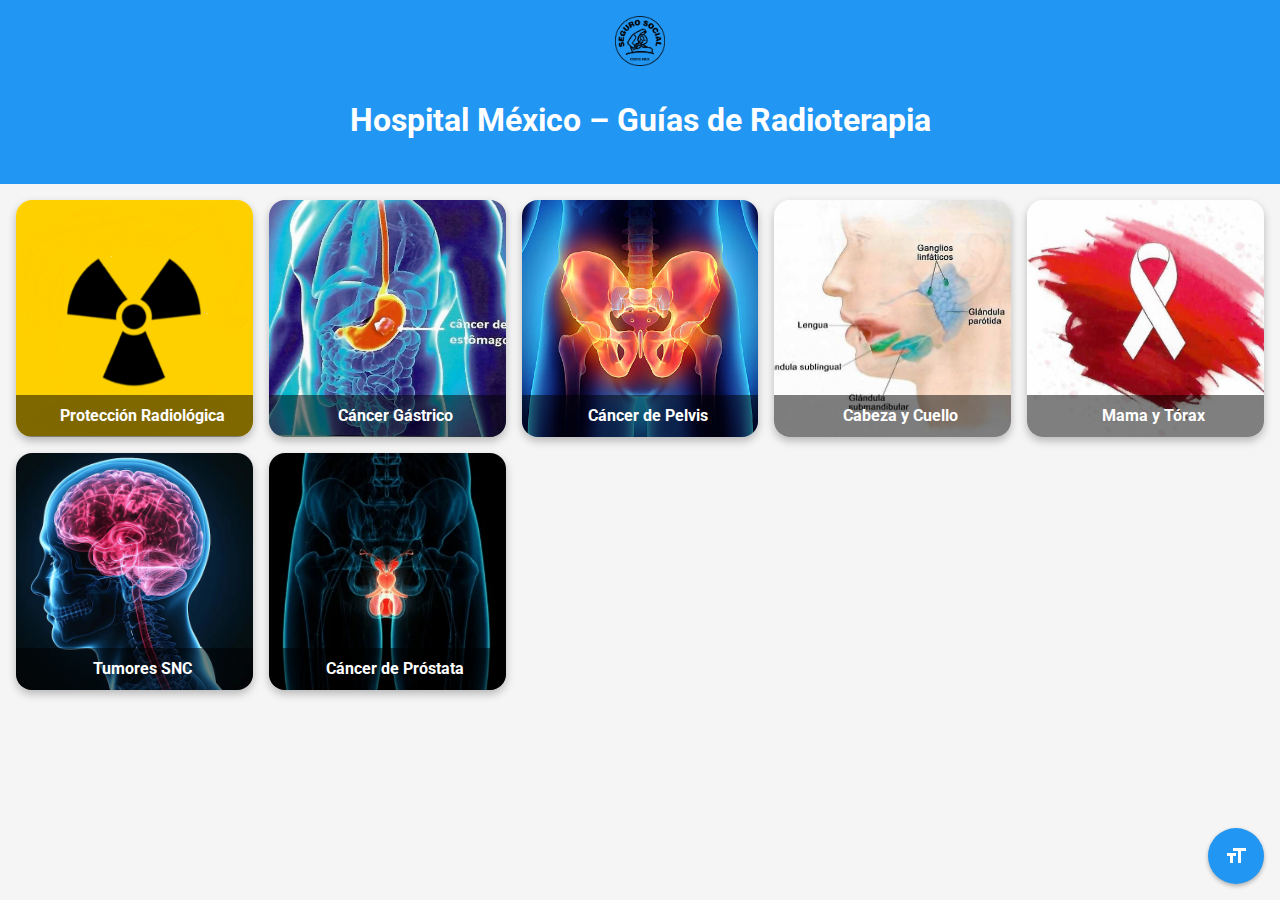
<file: index.html>
<!DOCTYPE html>
<html lang="es">
<head>
  <meta charset="utf-8" />
  <meta name="viewport" content="width=device-width, initial-scale=1.0" />
    <title>Hospital México – Guías de Radioterapia</title>
    <link rel="preconnect" href="https://fonts.googleapis.com" />
    <link rel="preconnect" href="https://fonts.gstatic.com" crossorigin />
    <link href="https://fonts.googleapis.com/css2?family=Roboto:wght@400;700&display=swap" rel="stylesheet" />
    <link rel="stylesheet" href="styles.css" />
    <link href="https://fonts.googleapis.com/icon?family=Material+Icons" rel="stylesheet">
</head>
  <body>
    <header class="app-header">
      <img src="./assets/icons/ccss_logo.png" class="logo" alt="CCSS Logo" />
      <h1 class="site-title">Hospital México – Guías de Radioterapia</h1>
    </header>

    <main>
      <div class="category-grid">
        <a class="category-card" href="proteccion_radiologica.html">
          <img src="./assets/images/proteccion_radiologica_0.png" alt="Ilustración de protección radiológica" />
          <span>Protección Radiológica</span>
        </a>

        <a class="category-card" href="cancer_gastrico.html">
          <img src="./assets/images/cancer_gastrico_0.png" alt="Ilustración de cáncer gástrico" />
          <span>Cáncer Gástrico</span>
        </a>

        <a class="category-card" href="cancer_pelvis.html">
          <img src="./assets/images/area_pelvis_0.png" alt="Ilustración de cáncer de pelvis" />
          <span>Cáncer de Pelvis</span>
        </a>

        <a class="category-card" href="cabeza_cuello.html">
          <img src="./assets/images/cabeza_cuello_0.png" alt="Ilustración de cabeza y cuello" />
          <span>Cabeza y Cuello</span>
        </a>

        <a class="category-card" href="mama_torax.html">
          <img src="./assets/images/mama_torax_0.png" alt="Ilustración de mama y tórax" />
          <span>Mama y Tórax</span>
        </a>

        <a class="category-card" href="tumores_snc.html">
          <img src="./assets/images/tumores_snc_1.png" alt="Ilustración de tumores del sistema nervioso central" />
          <span>Tumores SNC</span>
        </a>

        <a class="category-card" href="cancer_prostata.html">
          <img src="./assets/images/cancer_prostata_0.png" alt="Ilustración de cáncer de próstata" />
          <span>Cáncer de Próstata</span>
        </a>
      </div>
    </main>

  <div class="font-popup hidden" id="font-popup">
    <button id="font-increase">A+</button>
    <button id="font-decrease">A-</button>
  </div>
  <button class="font-toggle" id="font-toggle">
    <span class="material-icons">format_size</span>
  </button>
  <script src="font.js"></script>
  <!-- Google tag (gtag.js) -->
  <script async src="https://www.googletagmanager.com/gtag/js?id=G-8RY2NB2PPW"></script>
  <script src="analytics.js"></script>
</body>
</html>
</file>
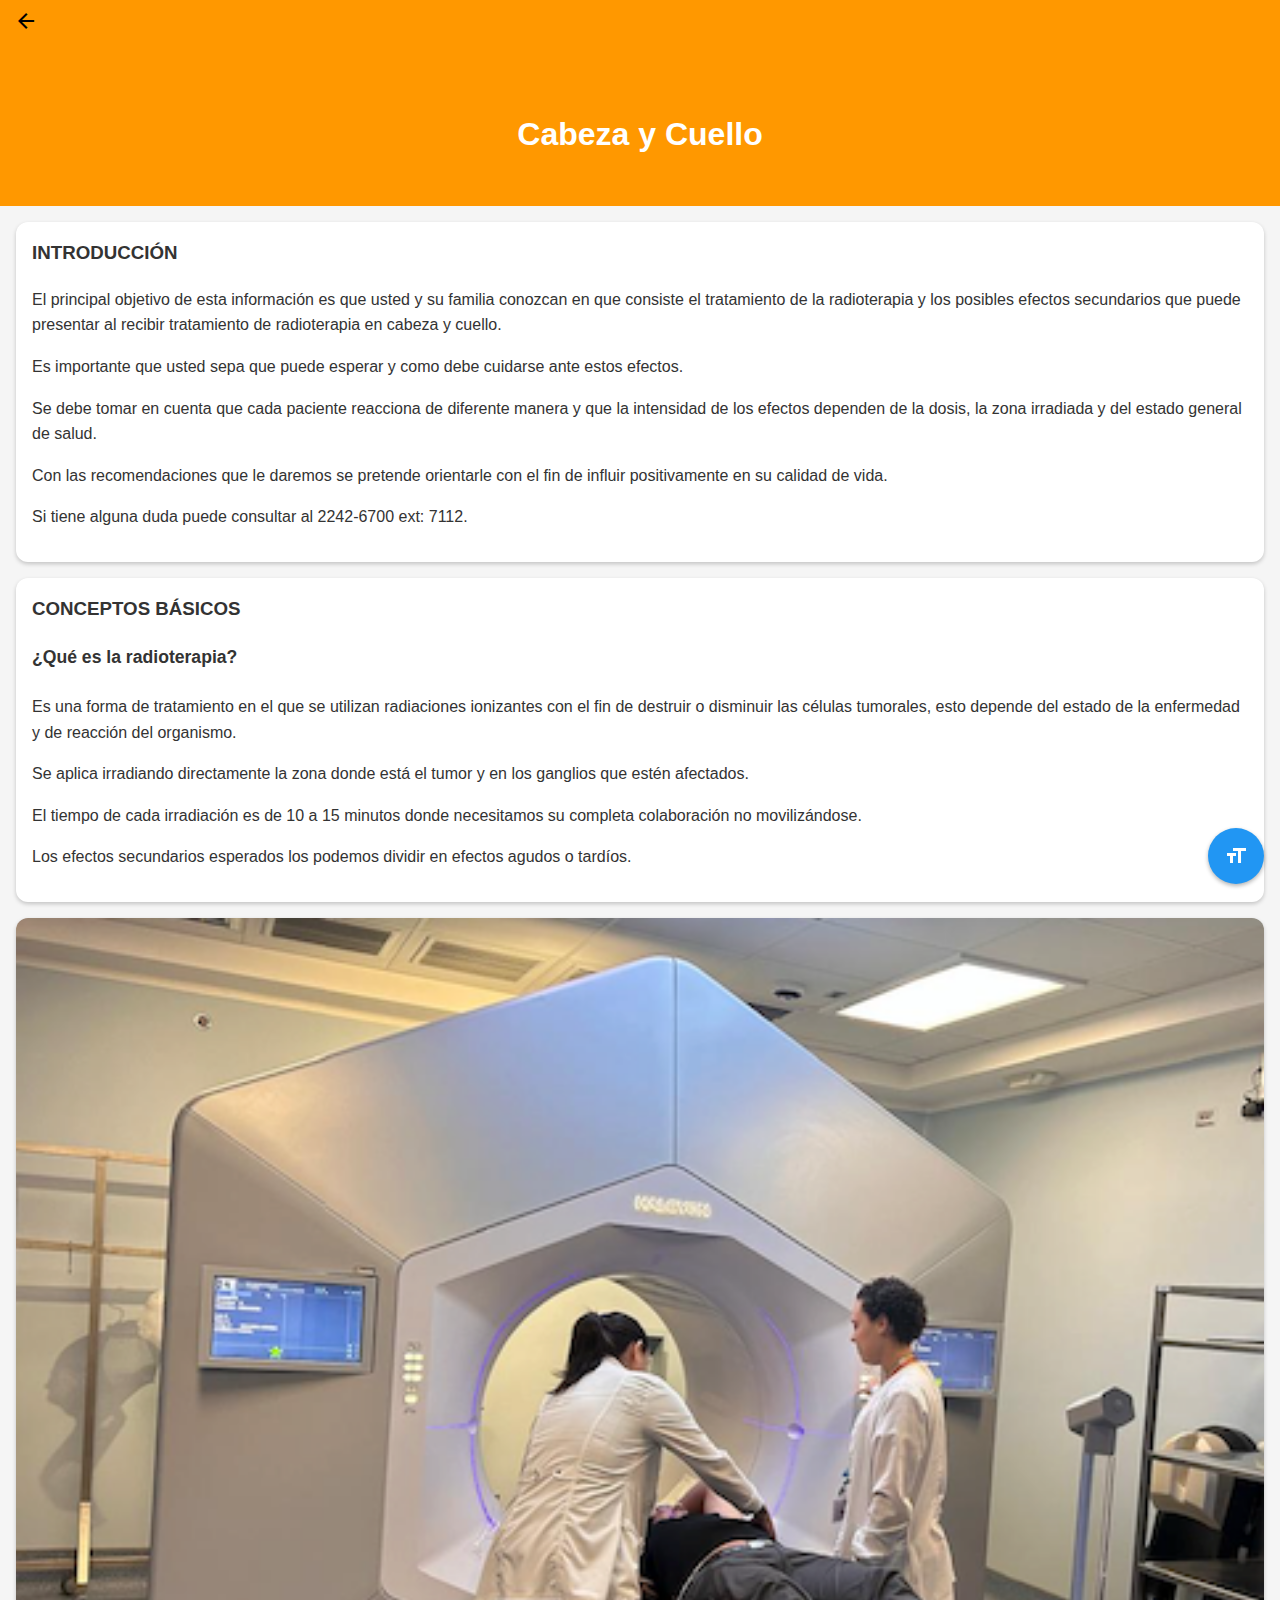
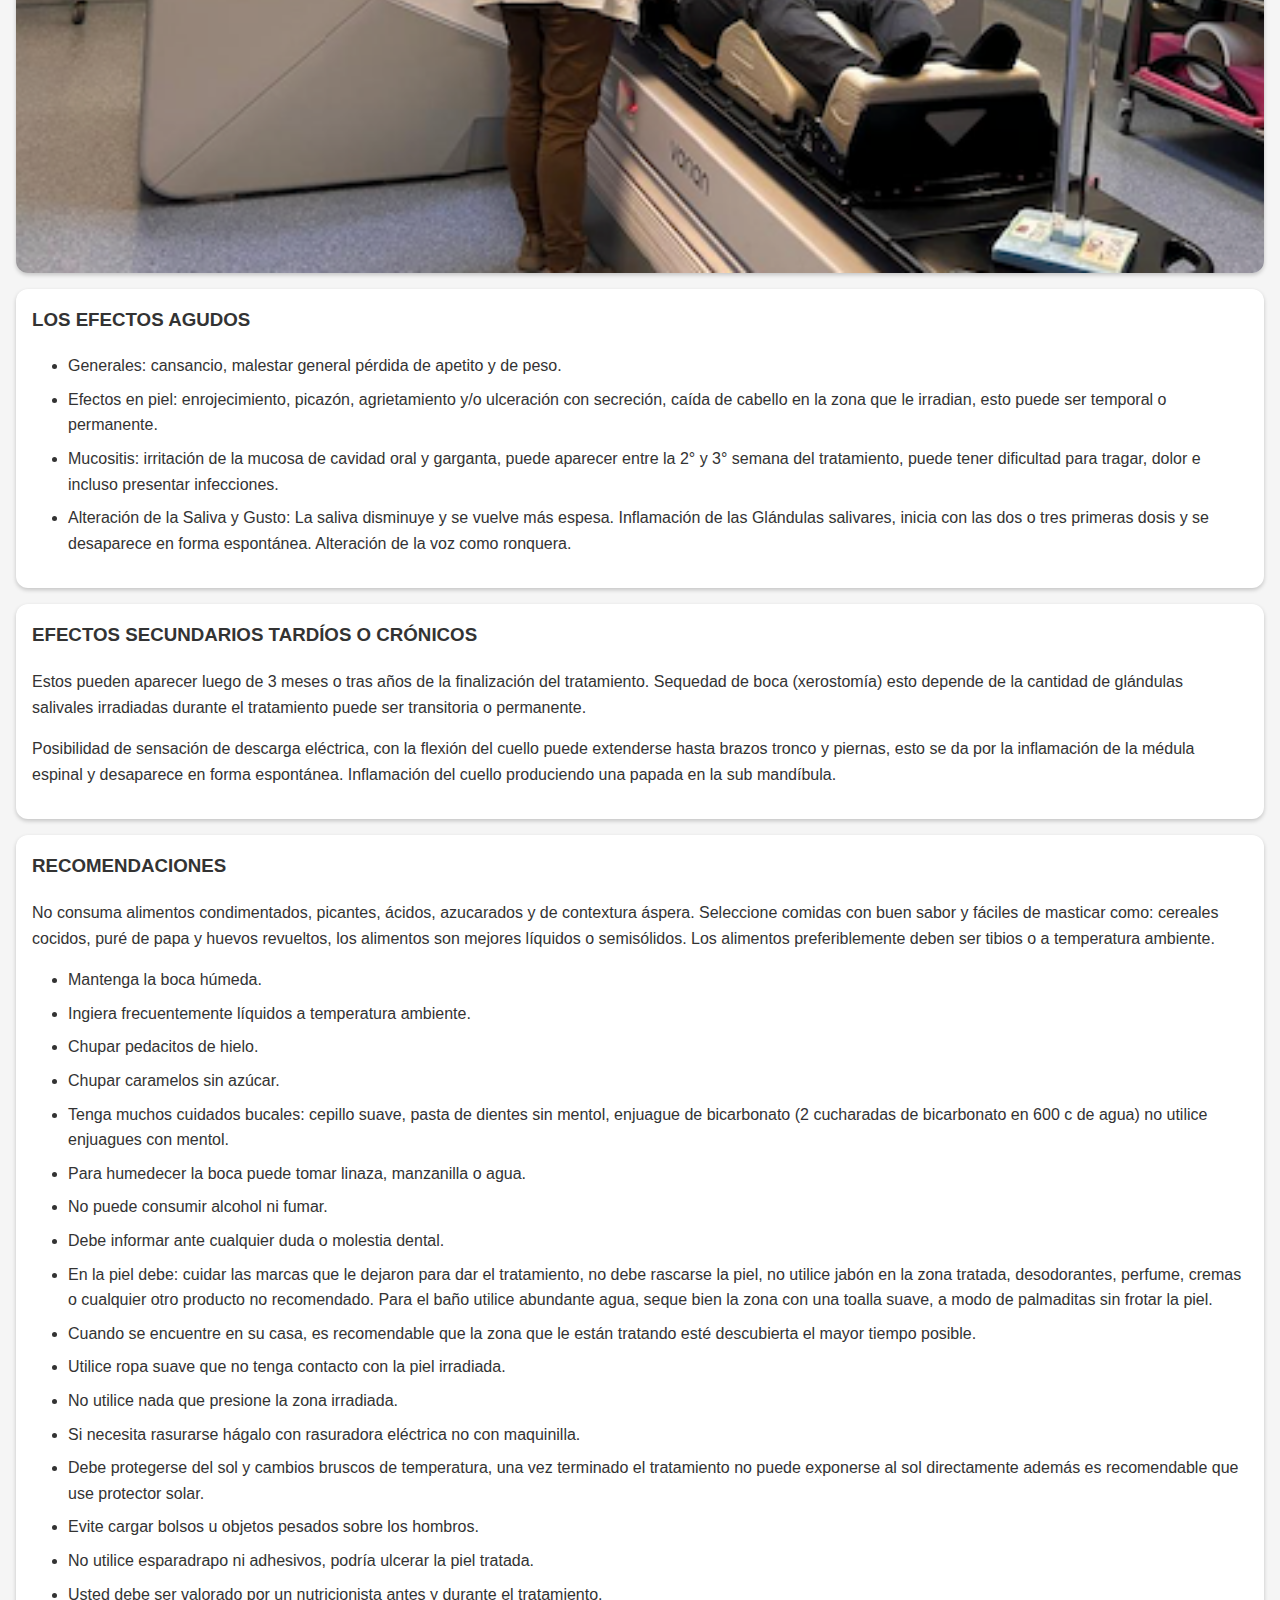
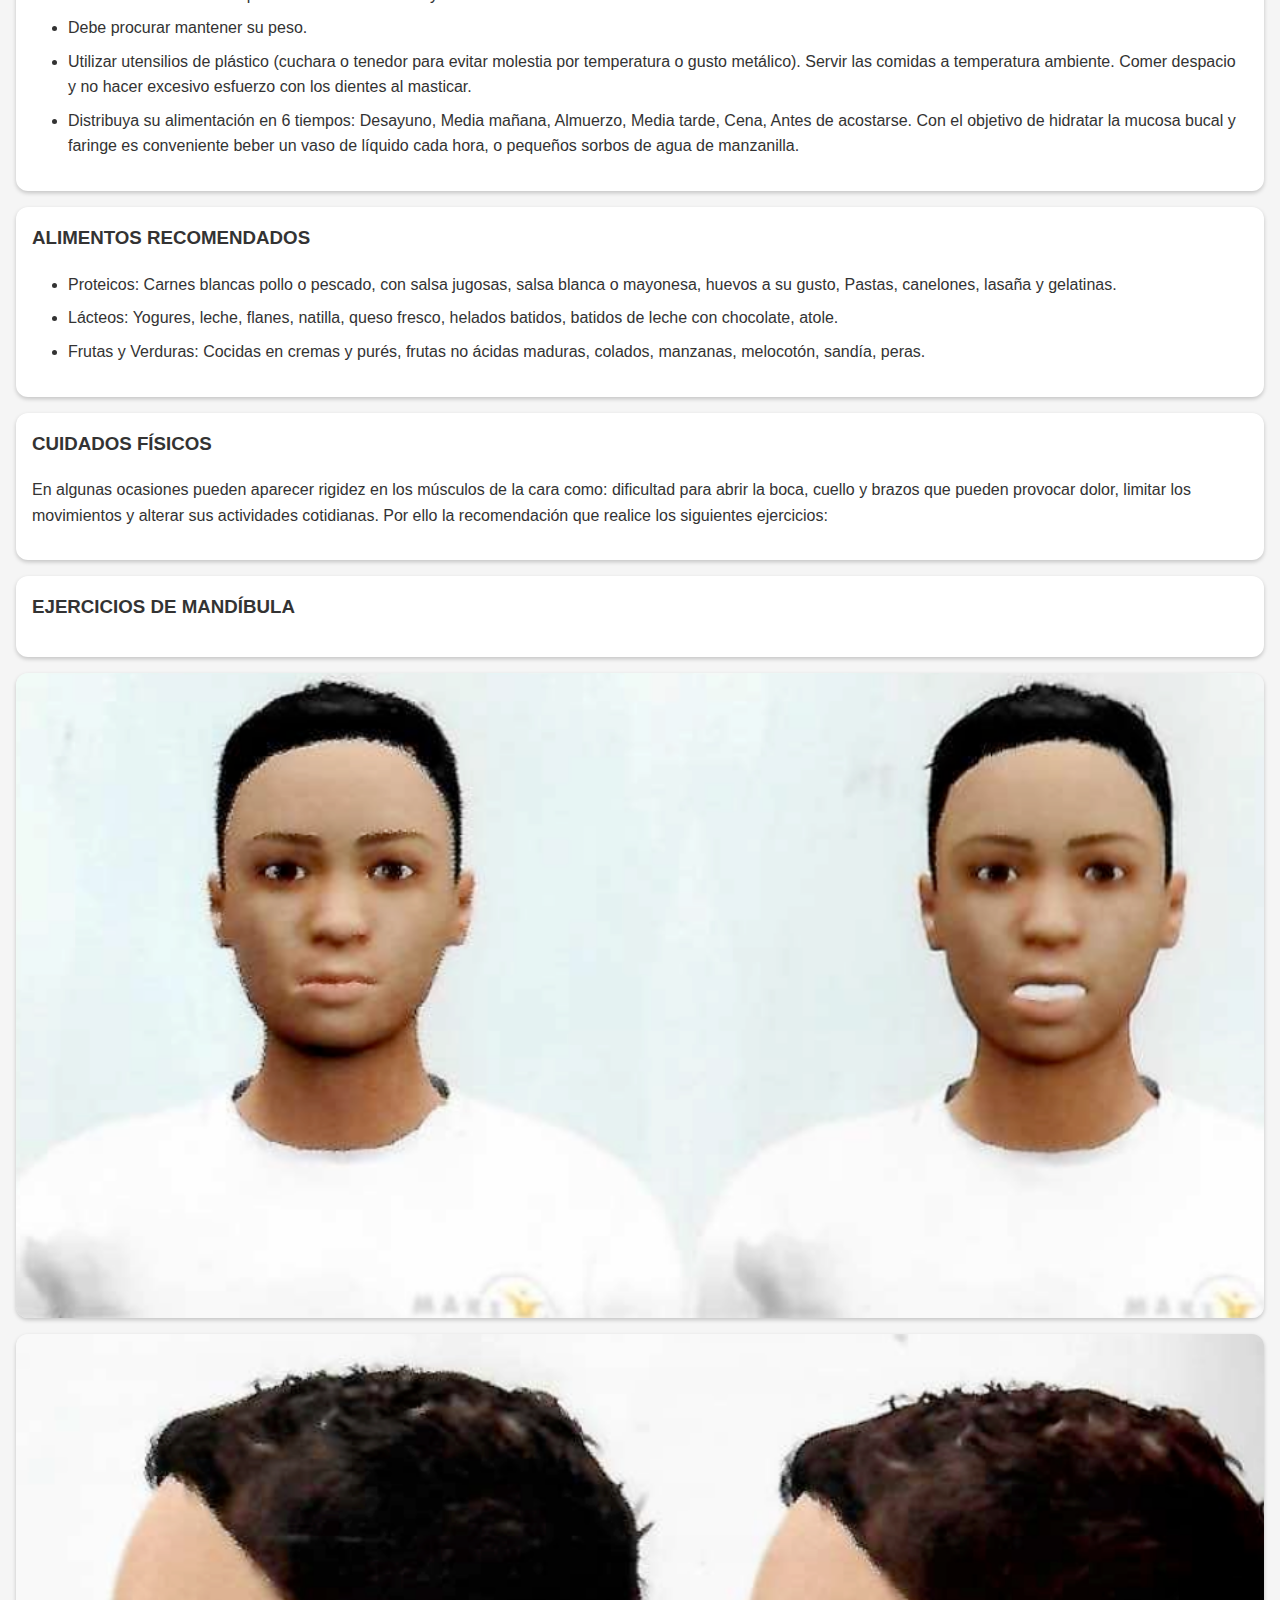
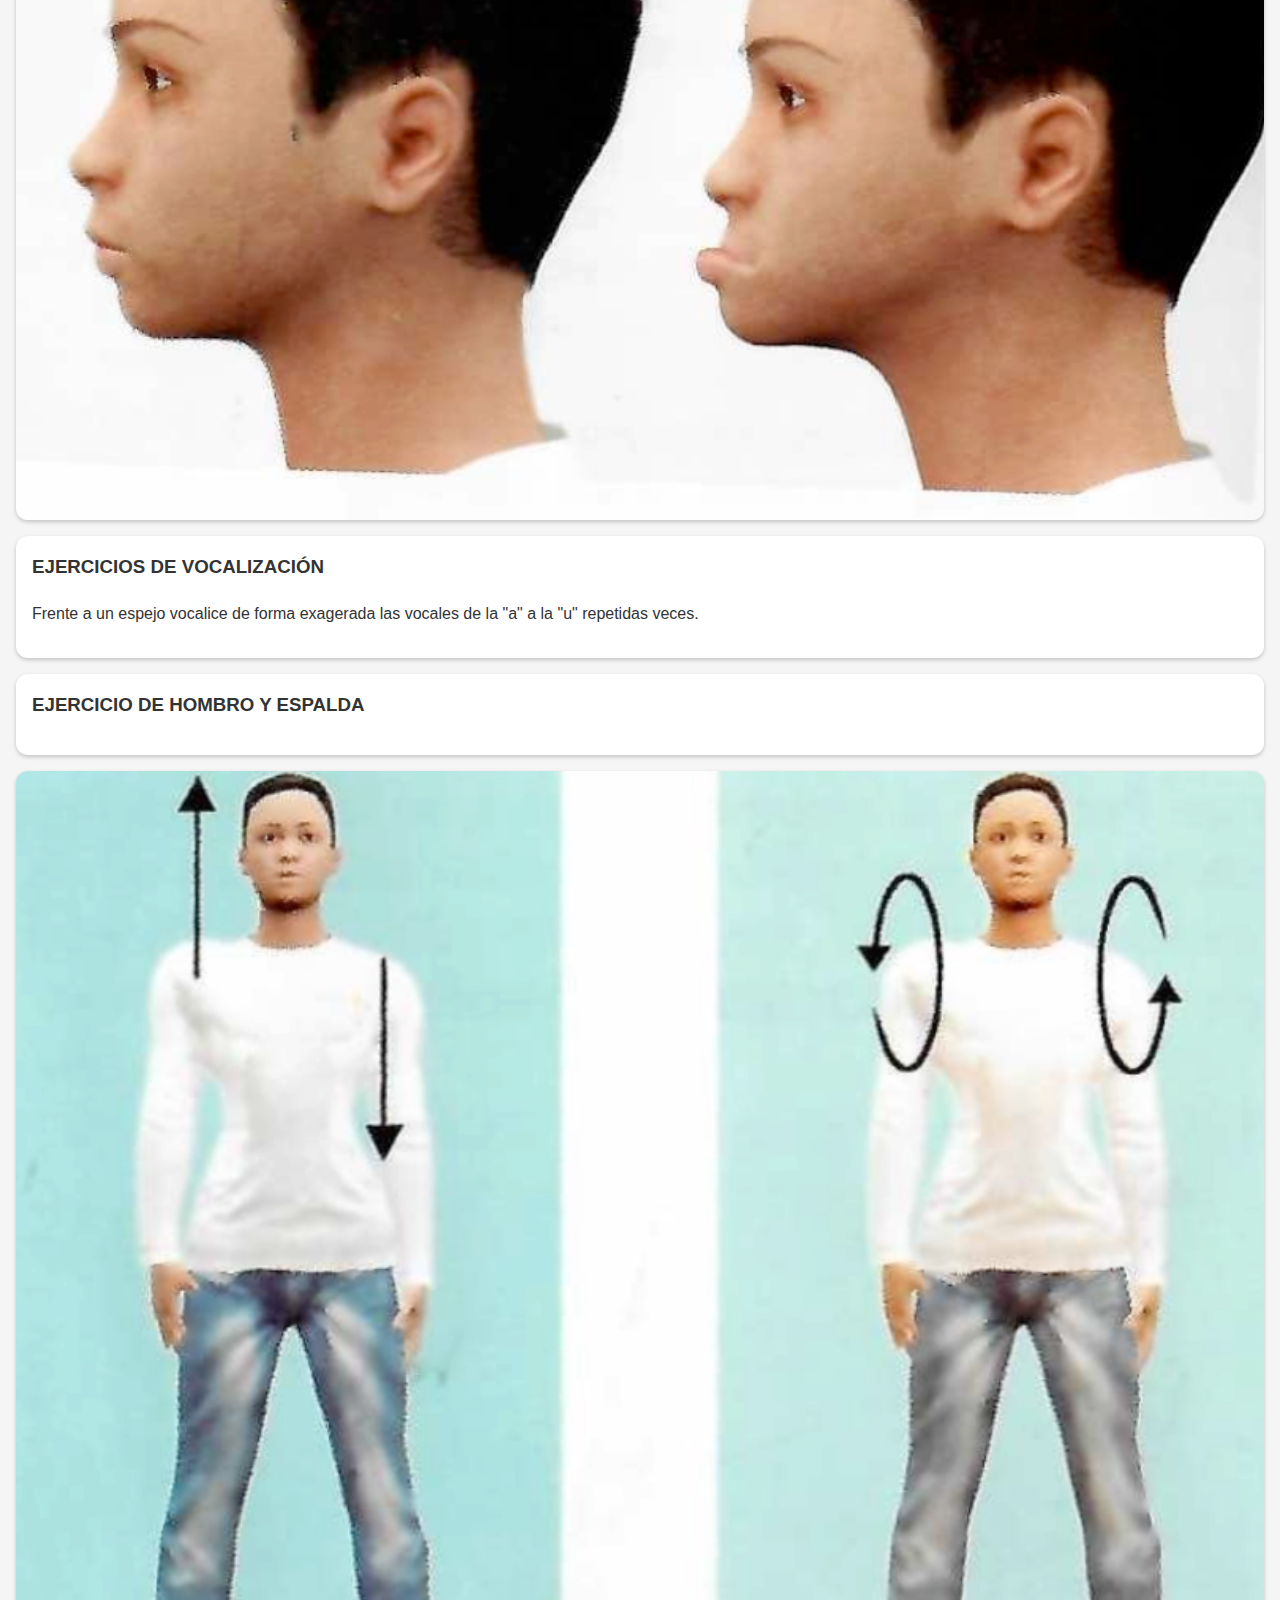
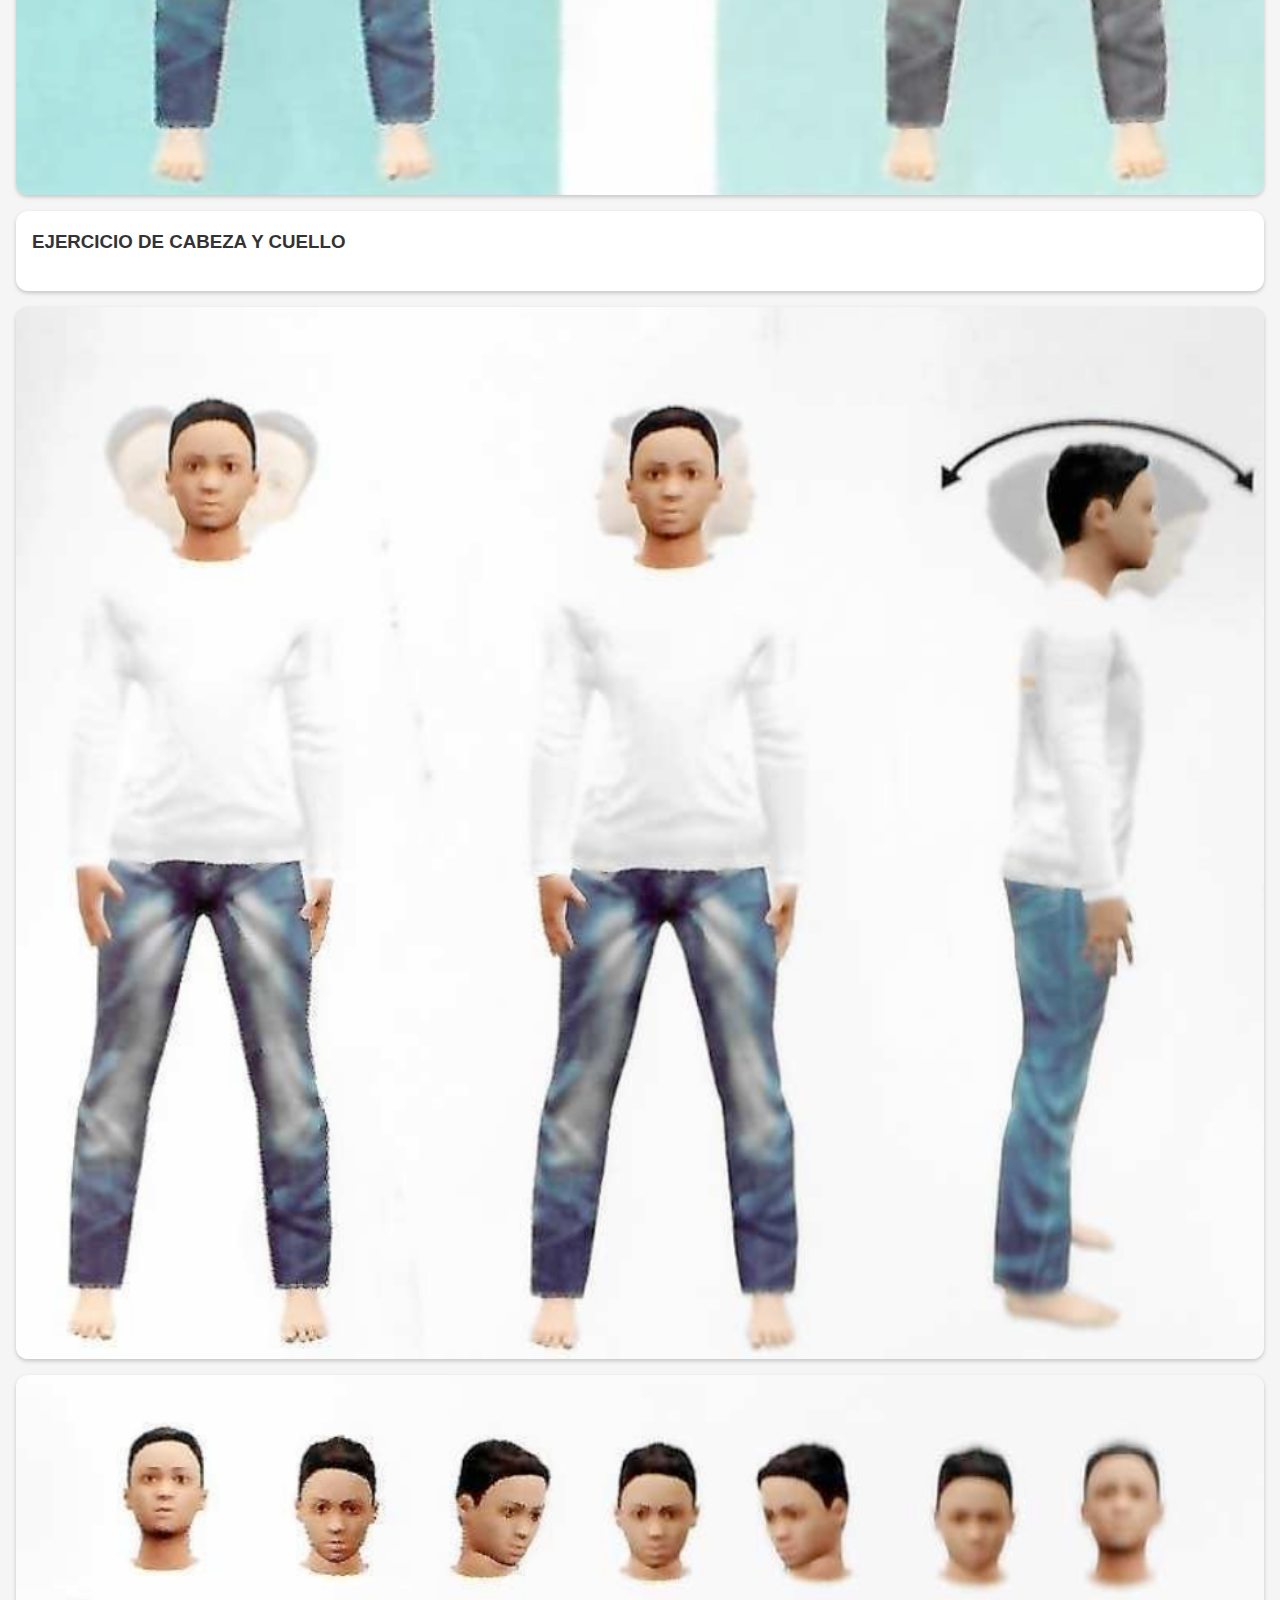
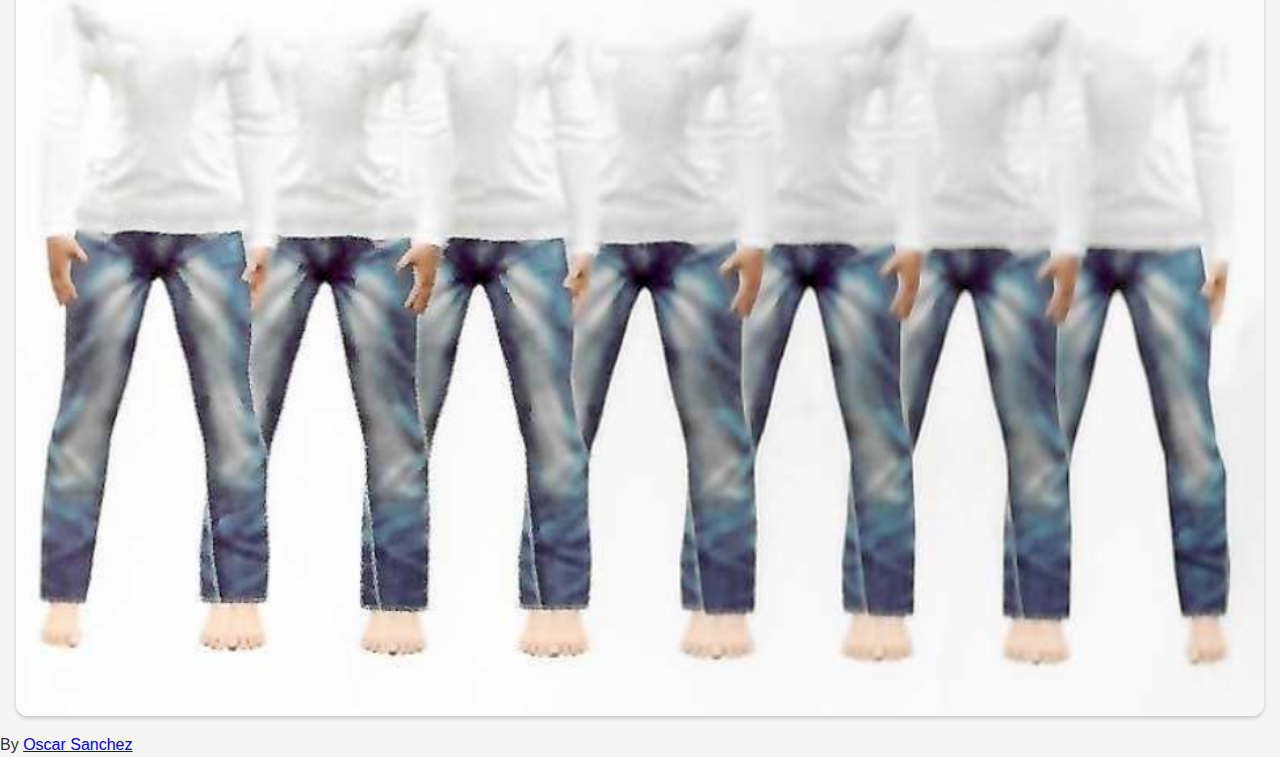
<file: cabeza_cuello.html>
<!DOCTYPE html>
<html lang="es">
<head>
  <meta charset="utf-8" />
  <meta name="viewport" content="width=device-width, initial-scale=1.0" />
  <title>Cabeza y Cuello</title>
  <link rel="stylesheet" href="styles.css" />
  <link href="https://fonts.googleapis.com/icon?family=Material+Icons" rel="stylesheet">
</head>
<body>
  <header class="section-header" style="background-color:#ff9800">
    <button class="back-arrow material-icons">arrow_back</button>
    <span class="material-icons icon">psychology</span>
    <h1>Cabeza y Cuello</h1>
  </header>

  <article class="section-card">
    <h3>INTRODUCCIÓN</h3>
    <p>El principal objetivo de esta información es que usted y su familia conozcan en que consiste el tratamiento de la radioterapia y los posibles efectos secundarios que puede presentar al recibir tratamiento de radioterapia en cabeza y cuello.</p>
    <p>Es importante que usted sepa que puede esperar y como debe cuidarse ante estos efectos.</p>
    <p>Se debe tomar en cuenta que cada paciente reacciona de diferente manera y que la intensidad de los efectos dependen de la dosis, la zona irradiada y del estado general de salud.</p>
    <p>Con las recomendaciones que le daremos se pretende orientarle con el fin de influir positivamente en su calidad de vida.</p>
    <p>Si tiene alguna duda puede consultar al 2242-6700 ext: 7112.</p>
  </article>

  <article class="section-card">
    <h3>CONCEPTOS BÁSICOS</h3>
    <h4>¿Qué es la radioterapia?</h4>
    <p>Es una forma de tratamiento en el que se utilizan radiaciones ionizantes con el fin de destruir o disminuir las células tumorales, esto depende del estado de la enfermedad y de reacción del organismo.</p>
    <p>Se aplica irradiando directamente la zona donde está el tumor y en los ganglios que estén afectados.</p>
    <p>El tiempo de cada irradiación es de 10 a 15 minutos donde necesitamos su completa colaboración no movilizándose.</p>
    <p>Los efectos secundarios esperados los podemos dividir en efectos agudos o tardíos.</p>
  </article>

  <figure class="image-card">
    <img src="./assets/images/cabeza_cuello_1.png" alt="Ilustración de radioterapia en cabeza y cuello" />
  </figure>

  <article class="section-card">
    <h3>LOS EFECTOS AGUDOS</h3>
    <ul>
      <li>Generales: cansancio, malestar general pérdida de apetito y de peso.</li>
      <li>Efectos en piel: enrojecimiento, picazón, agrietamiento y/o ulceración con secreción, caída de cabello en la zona que le irradian, esto puede ser temporal o permanente.</li>
      <li>Mucositis: irritación de la mucosa de cavidad oral y garganta, puede aparecer entre la 2° y 3° semana del tratamiento, puede tener dificultad para tragar, dolor e incluso presentar infecciones.</li>
      <li>Alteración de la Saliva y Gusto: La saliva disminuye y se vuelve más espesa. Inflamación de las Glándulas salivares, inicia con las dos o tres primeras dosis y se desaparece en forma espontánea. Alteración de la voz como ronquera.</li>
    </ul>
  </article>

  <article class="section-card">
    <h3>EFECTOS SECUNDARIOS TARDÍOS O CRÓNICOS</h3>
    <p>Estos pueden aparecer luego de 3 meses o tras años de la finalización del tratamiento. Sequedad de boca (xerostomía) esto depende de la cantidad de glándulas salivales irradiadas durante el tratamiento puede ser transitoria o permanente.</p>
    <p>Posibilidad de sensación de descarga eléctrica, con la flexión del cuello puede extenderse hasta brazos tronco y piernas, esto se da por la inflamación de la médula espinal y desaparece en forma espontánea. Inflamación del cuello produciendo una papada en la sub mandíbula.</p>
  </article>

  <article class="section-card">
    <h3>RECOMENDACIONES</h3>
    <p>No consuma alimentos condimentados, picantes, ácidos, azucarados y de contextura áspera. Seleccione comidas con buen sabor y fáciles de masticar como: cereales cocidos, puré de papa y huevos revueltos, los alimentos son mejores líquidos o semisólidos. Los alimentos preferiblemente deben ser tibios o a temperatura ambiente.</p>
    <ul>
      <li>Mantenga la boca húmeda.</li>
      <li>Ingiera frecuentemente líquidos a temperatura ambiente.</li>
      <li>Chupar pedacitos de hielo.</li>
      <li>Chupar caramelos sin azúcar.</li>
      <li>Tenga muchos cuidados bucales: cepillo suave, pasta de dientes sin mentol, enjuague de bicarbonato (2 cucharadas de bicarbonato en 600 c de agua) no utilice enjuagues con mentol.</li>
      <li>Para humedecer la boca puede tomar linaza, manzanilla o agua.</li>
      <li>No puede consumir alcohol ni fumar.</li>
      <li>Debe informar ante cualquier duda o molestia dental.</li>
      <li>En la piel debe: cuidar las marcas que le dejaron para dar el tratamiento, no debe rascarse la piel, no utilice jabón en la zona tratada, desodorantes, perfume, cremas o cualquier otro producto no recomendado. Para el baño utilice abundante agua, seque bien la zona con una toalla suave, a modo de palmaditas sin frotar la piel.</li>
      <li>Cuando se encuentre en su casa, es recomendable que la zona que le están tratando esté descubierta el mayor tiempo posible.</li>
      <li>Utilice ropa suave que no tenga contacto con la piel irradiada.</li>
      <li>No utilice nada que presione la zona irradiada.</li>
      <li>Si necesita rasurarse hágalo con rasuradora eléctrica no con maquinilla.</li>
      <li>Debe protegerse del sol y cambios bruscos de temperatura, una vez terminado el tratamiento no puede exponerse al sol directamente además es recomendable que use protector solar.</li>
      <li>Evite cargar bolsos u objetos pesados sobre los hombros.</li>
      <li>No utilice esparadrapo ni adhesivos, podría ulcerar la piel tratada.</li>
      <li>Usted debe ser valorado por un nutricionista antes y durante el tratamiento.</li>
      <li>Debe procurar mantener su peso.</li>
      <li>Utilizar utensilios de plástico (cuchara o tenedor para evitar molestia por temperatura o gusto metálico). Servir las comidas a temperatura ambiente. Comer despacio y no hacer excesivo esfuerzo con los dientes al masticar.</li>
      <li>Distribuya su alimentación en 6 tiempos: Desayuno, Media mañana, Almuerzo, Media tarde, Cena, Antes de acostarse. Con el objetivo de hidratar la mucosa bucal y faringe es conveniente beber un vaso de líquido cada hora, o pequeños sorbos de agua de manzanilla.</li>
    </ul>
  </article>

  <article class="section-card">
    <h3>ALIMENTOS RECOMENDADOS</h3>
    <ul>
      <li>Proteicos: Carnes blancas pollo o pescado, con salsa jugosas, salsa blanca o mayonesa, huevos a su gusto, Pastas, canelones, lasaña y gelatinas.</li>
      <li>Lácteos: Yogures, leche, flanes, natilla, queso fresco, helados batidos, batidos de leche con chocolate, atole.</li>
      <li>Frutas y Verduras: Cocidas en cremas y purés, frutas no ácidas maduras, colados, manzanas, melocotón, sandía, peras.</li>
    </ul>
  </article>

  <article class="section-card">
    <h3>CUIDADOS FÍSICOS</h3>
    <p>En algunas ocasiones pueden aparecer rigidez en los músculos de la cara como: dificultad para abrir la boca, cuello y brazos que pueden provocar dolor, limitar los movimientos y alterar sus actividades cotidianas. Por ello la recomendación que realice los siguientes ejercicios:</p>
  </article>

  <article class="section-card">
    <h3>EJERCICIOS DE MANDÍBULA</h3>
  </article>

  <figure class="image-card">
    <img src="./assets/images/cabeza_cuello_2.png" alt="Ejercicio de mandíbula: apertura" />
  </figure>

  <figure class="image-card">
    <img src="./assets/images/cabeza_cuello_3.png" alt="Ejercicio de mandíbula: cierre" />
  </figure>

  <article class="section-card">
    <h3>EJERCICIOS DE VOCALIZACIÓN</h3>
    <p>Frente a un espejo vocalice de forma exagerada las vocales de la "a" a la "u" repetidas veces.</p>
  </article>

  <article class="section-card">
    <h3>EJERCICIO DE HOMBRO Y ESPALDA</h3>
  </article>

  <figure class="image-card">
    <img src="./assets/images/cabeza_cuello_4.png" alt="Ejercicio de hombro y espalda" />
  </figure>

  <article class="section-card">
    <h3>EJERCICIO DE CABEZA Y CUELLO</h3>
  </article>

  <figure class="image-card">
    <img src="./assets/images/cabeza_cuello_5.png" alt="Ejercicio de cabeza y cuello: inclinación" />
  </figure>

  <figure class="image-card">
    <img src="./assets/images/cabeza_cuello_6.png" alt="Ejercicio de cabeza y cuello: rotación" />
  </figure>

  <footer class="page-footer">
    By <a href="mailto:osanchez25@hotmail.com">Oscar Sanchez</a>
  </footer>

  <div class="font-popup hidden" id="font-popup">
    <button id="font-decrease">A-</button>
    <span id="font-size-display"></span>
    <button id="font-increase">A+</button>
    <button id="font-reset">Reset</button>
  </div>
  <button class="font-toggle" id="font-toggle">
    <span class="material-icons">format_size</span>
  </button>
  <script src="font.js"></script>
  <!-- Google tag (gtag.js) -->
  <script async src="https://www.googletagmanager.com/gtag/js?id=G-8RY2NB2PPW"></script>
  <script src="analytics.js"></script>
  <script src="back.js"></script>
  <script src="sw-register.js"></script>
</body>
</html>
</file>
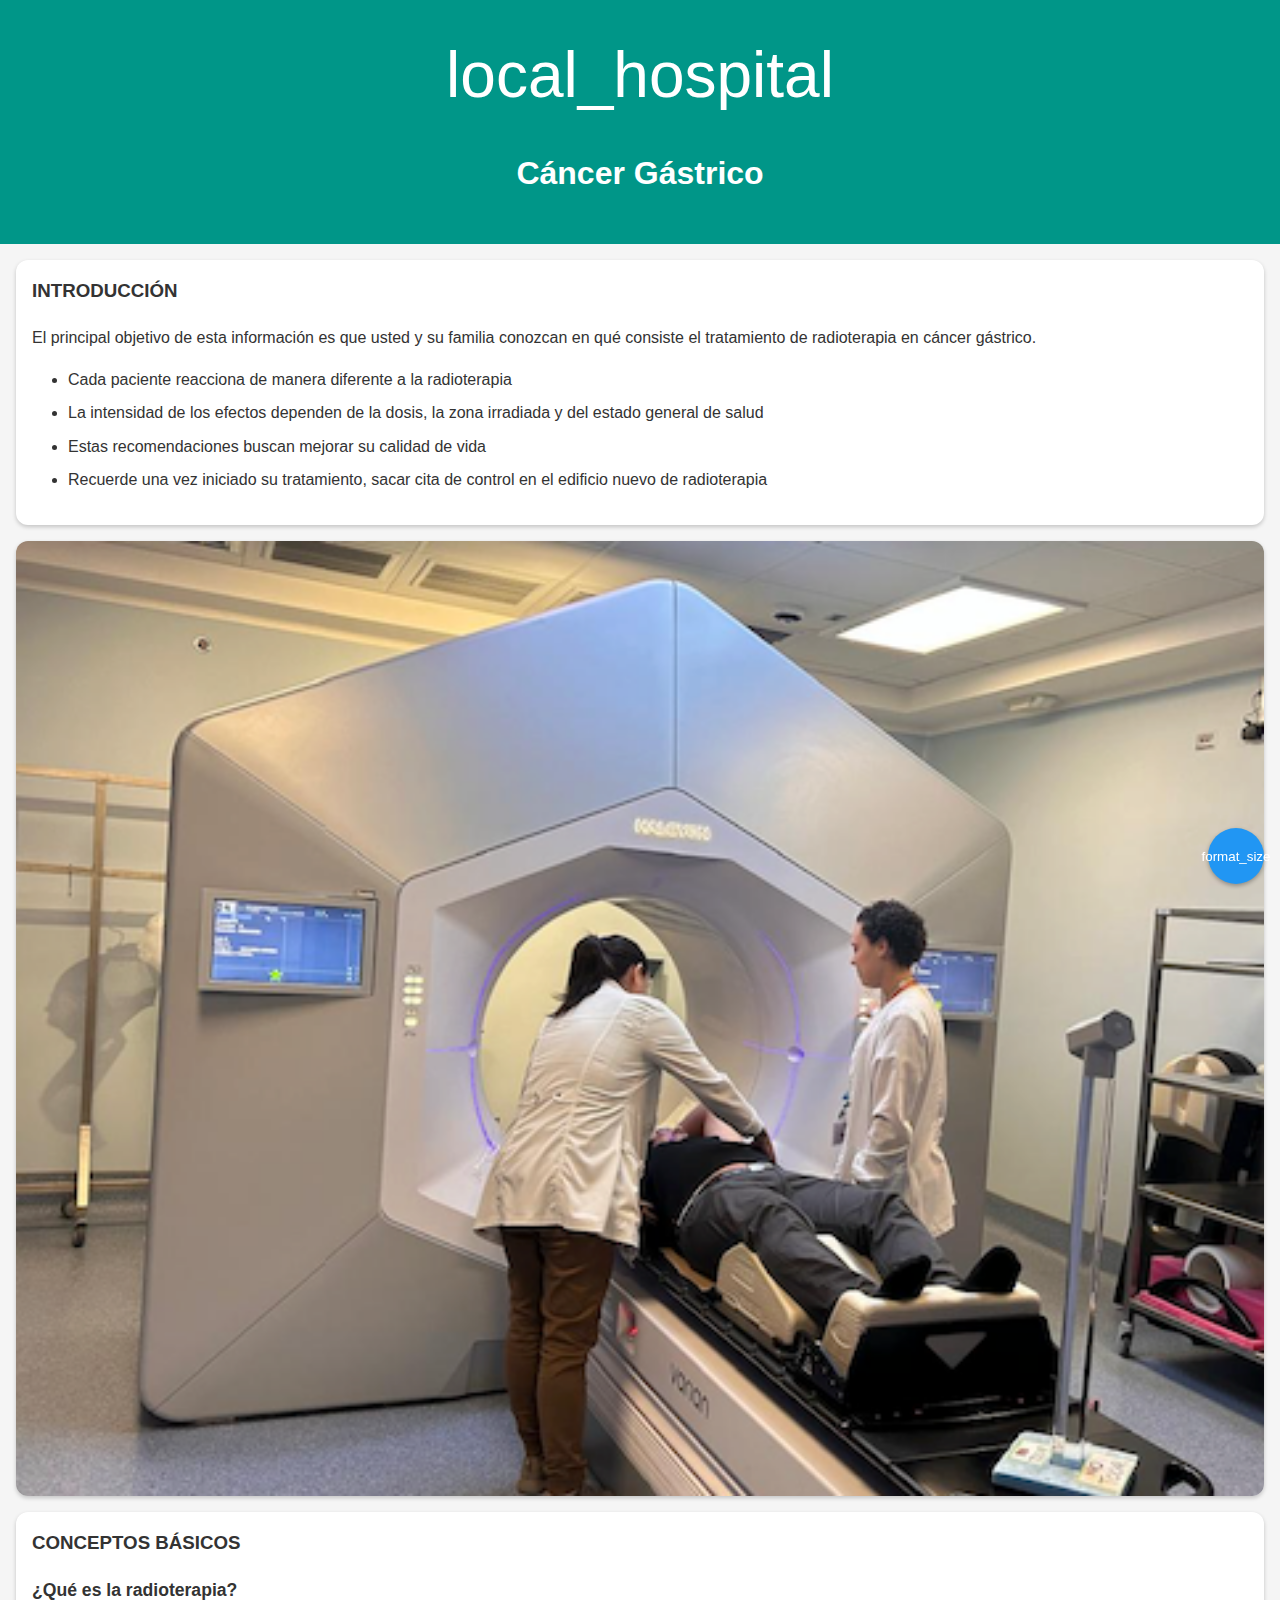
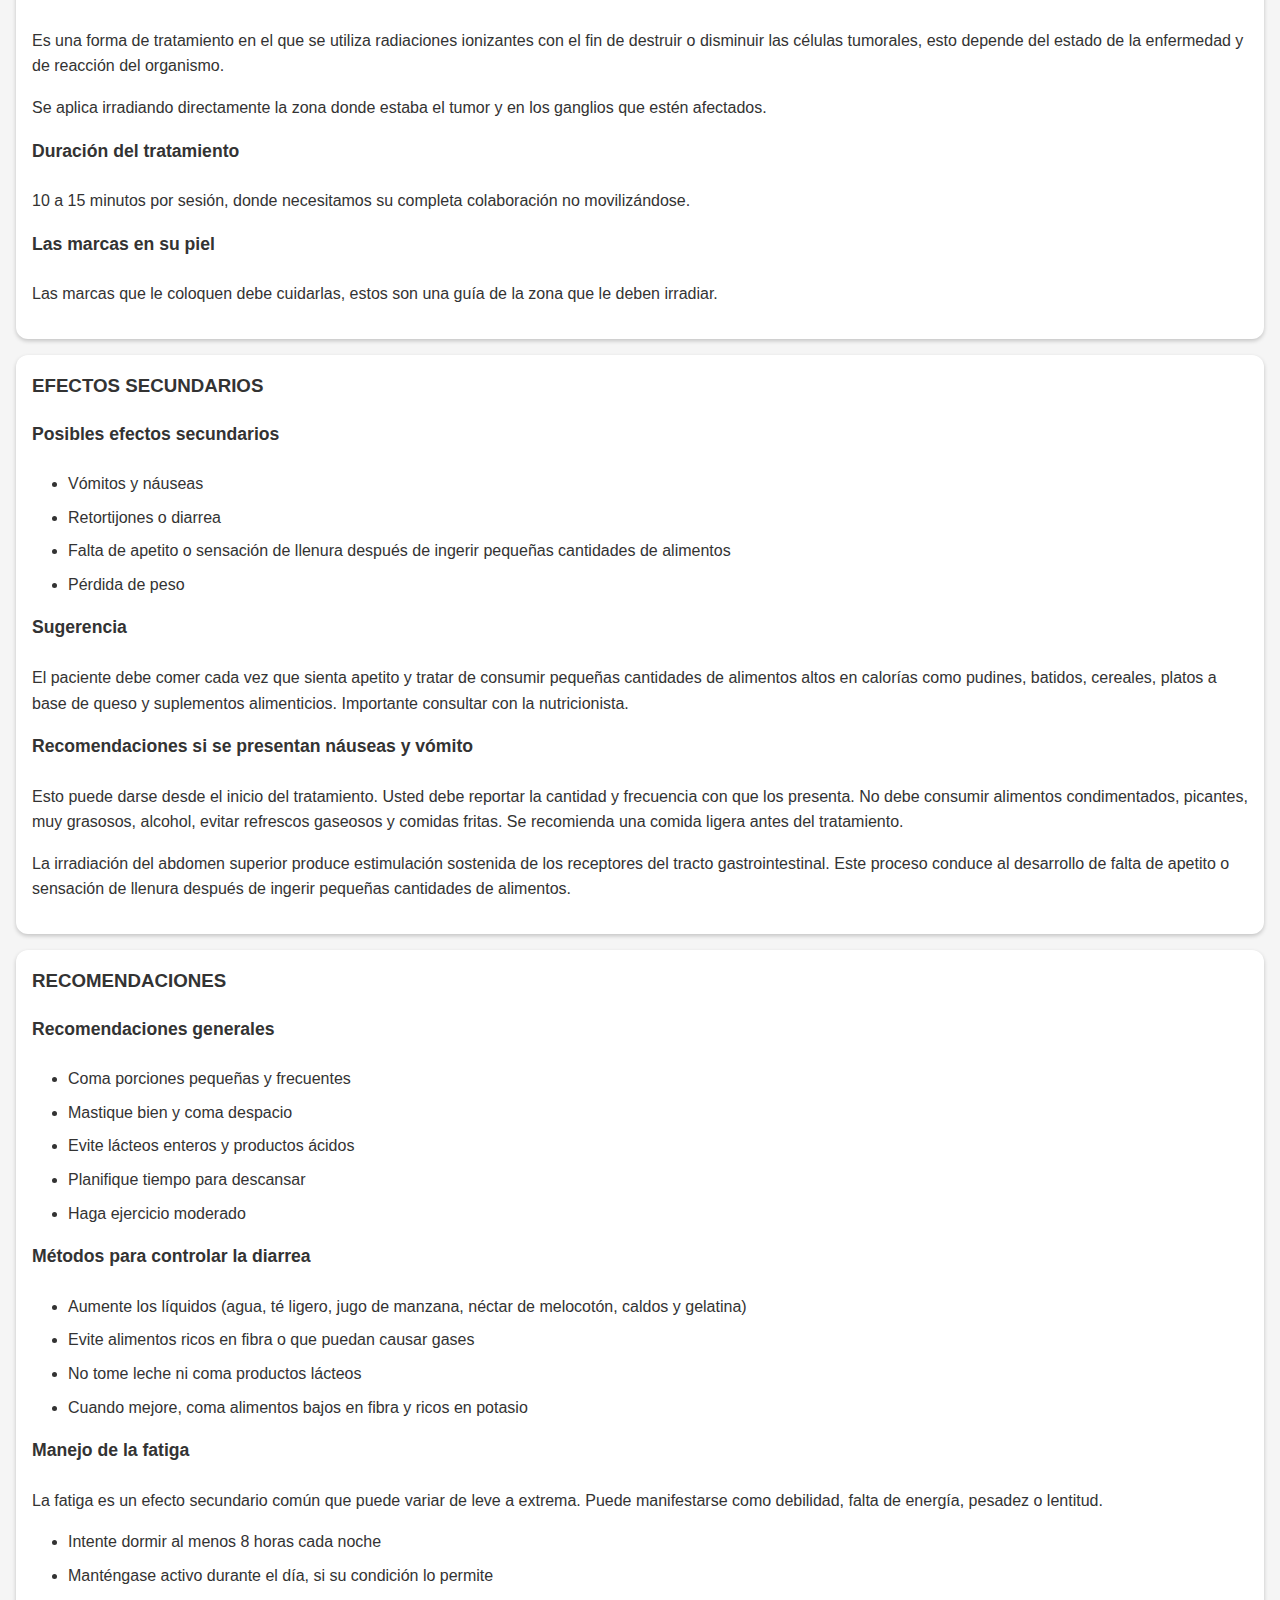
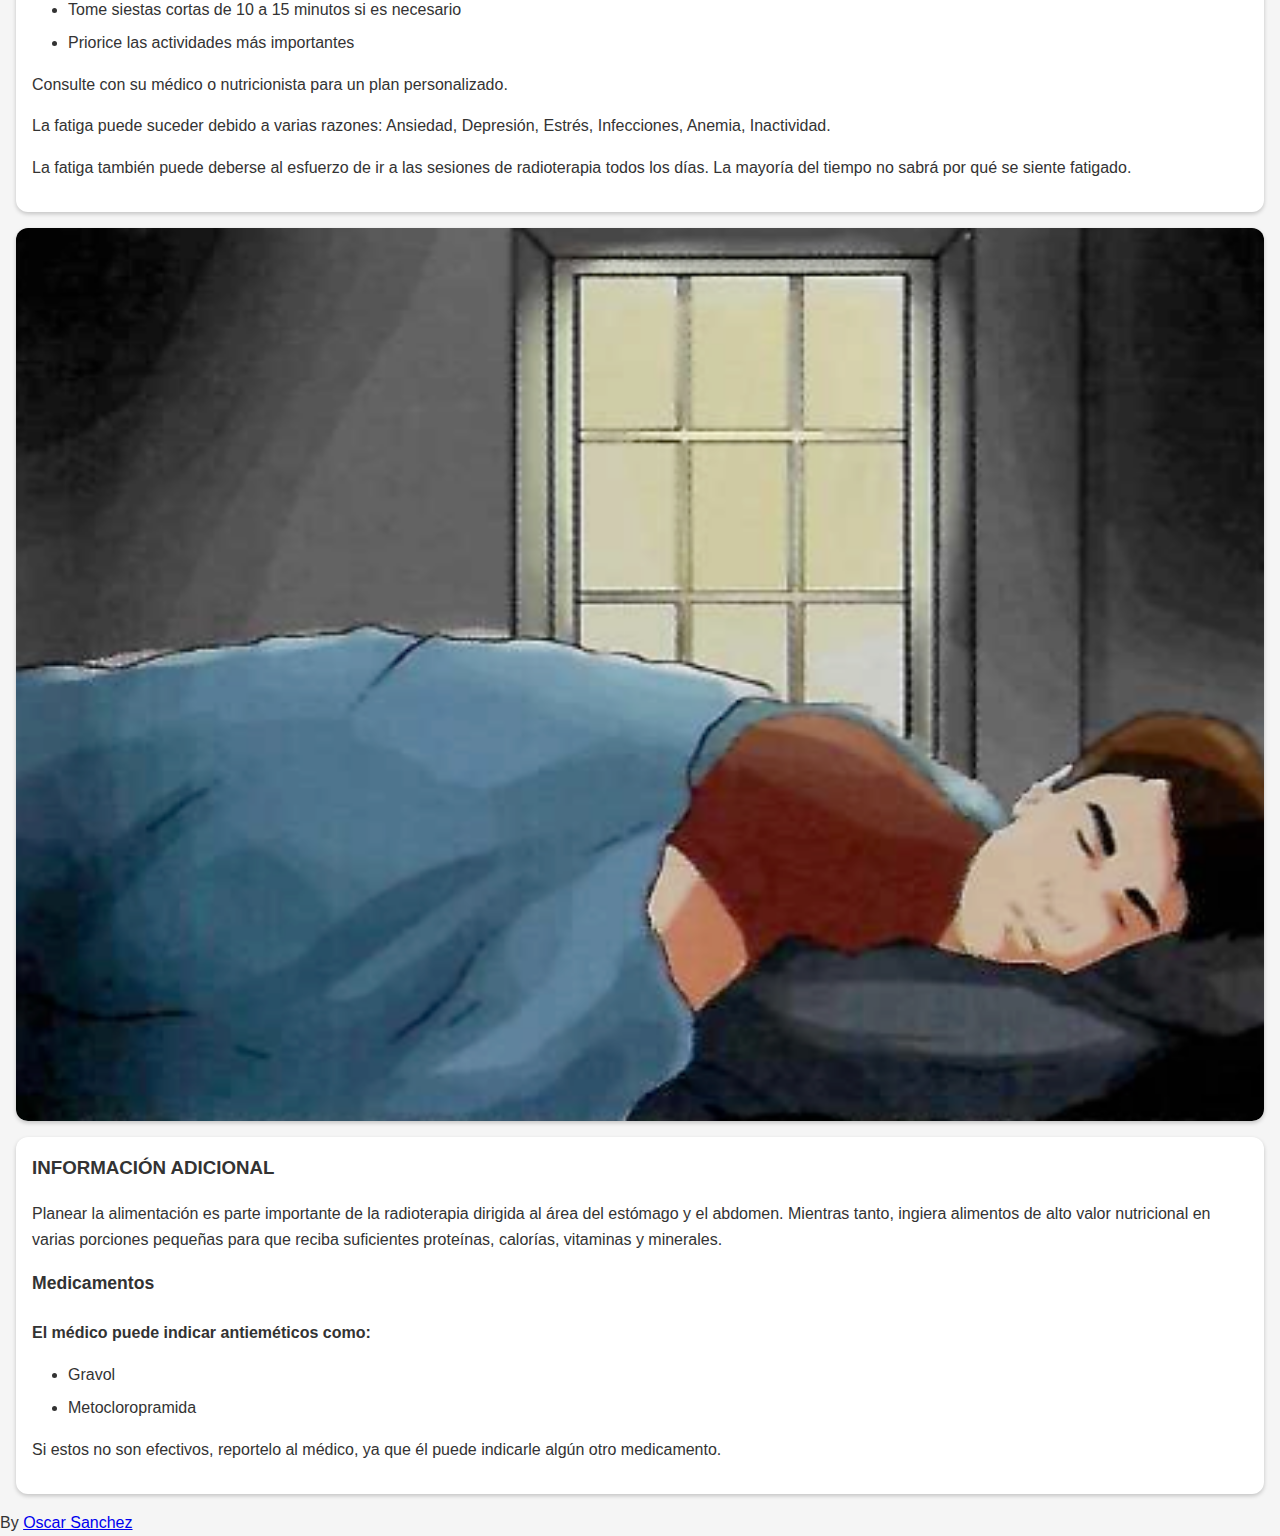
<file: cancer_gastrico.html>
<!DOCTYPE html>
<html lang="es">
<head>
  <meta charset="utf-8" />
  <meta name="viewport" content="width=device-width, initial-scale=1.0" />
  <title>Cáncer Gástrico</title>
  <link rel="stylesheet" href="styles.css" />
  <link href="https://fonts.googleapis.com/icon?family=Material+Icons" rel="stylesheet">
</head>
<body>
  <header class="section-header" style="background-color:#009688">
    <button class="back-arrow material-icons">arrow_back</button>
    <span class="material-icons icon">local_hospital</span>
    <h1>Cáncer Gástrico</h1>
  </header>

  <article class="section-card">
    <h3>INTRODUCCIÓN</h3>
    <p>El principal objetivo de esta información es que usted y su familia conozcan en qué consiste el tratamiento de radioterapia en cáncer gástrico.</p>
    <ul>
      <li>Cada paciente reacciona de manera diferente a la radioterapia</li>
      <li>La intensidad de los efectos dependen de la dosis, la zona irradiada y del estado general de salud</li>
      <li>Estas recomendaciones buscan mejorar su calidad de vida</li>
      <li>Recuerde una vez iniciado su tratamiento, sacar cita de control en el edificio nuevo de radioterapia</li>
    </ul>
  </article>

  <figure class="image-card">
    <img src="./assets/images/cancer_gastrico_1.png" alt="Ilustración de cáncer gástrico" />
  </figure>

  <article class="section-card">
    <h3>CONCEPTOS BÁSICOS</h3>
    <h4>¿Qué es la radioterapia?</h4>
    <p>Es una forma de tratamiento en el que se utiliza radiaciones ionizantes con el fin de destruir o disminuir las células tumorales, esto depende del estado de la enfermedad y de reacción del organismo.</p>
    <p>Se aplica irradiando directamente la zona donde estaba el tumor y en los ganglios que estén afectados.</p>
    <h4>Duración del tratamiento</h4>
    <p>10 a 15 minutos por sesión, donde necesitamos su completa colaboración no movilizándose.</p>
    <h4>Las marcas en su piel</h4>
    <p>Las marcas que le coloquen debe cuidarlas, estos son una guía de la zona que le deben irradiar.</p>
  </article>

  <article class="section-card">
    <h3>EFECTOS SECUNDARIOS</h3>
    <h4>Posibles efectos secundarios</h4>
    <ul>
      <li>Vómitos y náuseas</li>
      <li>Retortijones o diarrea</li>
      <li>Falta de apetito o sensación de llenura después de ingerir pequeñas cantidades de alimentos</li>
      <li>Pérdida de peso</li>
    </ul>
    <h4>Sugerencia</h4>
    <p>El paciente debe comer cada vez que sienta apetito y tratar de consumir pequeñas cantidades de alimentos altos en calorías como pudines, batidos, cereales, platos a base de queso y suplementos alimenticios. Importante consultar con la nutricionista.</p>
    <h4>Recomendaciones si se presentan náuseas y vómito</h4>
    <p>Esto puede darse desde el inicio del tratamiento. Usted debe reportar la cantidad y frecuencia con que los presenta. No debe consumir alimentos condimentados, picantes, muy grasosos, alcohol, evitar refrescos gaseosos y comidas fritas. Se recomienda una comida ligera antes del tratamiento.</p>
    <p>La irradiación del abdomen superior produce estimulación sostenida de los receptores del tracto gastrointestinal. Este proceso conduce al desarrollo de falta de apetito o sensación de llenura después de ingerir pequeñas cantidades de alimentos.</p>
  </article>

  <article class="section-card">
    <h3>RECOMENDACIONES</h3>
    <h4>Recomendaciones generales</h4>
    <ul>
      <li>Coma porciones pequeñas y frecuentes</li>
      <li>Mastique bien y coma despacio</li>
      <li>Evite lácteos enteros y productos ácidos</li>
      <li>Planifique tiempo para descansar</li>
      <li>Haga ejercicio moderado</li>
    </ul>
    <h4>Métodos para controlar la diarrea</h4>
    <ul>
      <li>Aumente los líquidos (agua, té ligero, jugo de manzana, néctar de melocotón, caldos y gelatina)</li>
      <li>Evite alimentos ricos en fibra o que puedan causar gases</li>
      <li>No tome leche ni coma productos lácteos</li>
      <li>Cuando mejore, coma alimentos bajos en fibra y ricos en potasio</li>
    </ul>
    <h4>Manejo de la fatiga</h4>
    <p>La fatiga es un efecto secundario común que puede variar de leve a extrema. Puede manifestarse como debilidad, falta de energía, pesadez o lentitud.</p>
    <ul>
      <li>Intente dormir al menos 8 horas cada noche</li>
      <li>Manténgase activo durante el día, si su condición lo permite</li>
      <li>Tome siestas cortas de 10 a 15 minutos si es necesario</li>
      <li>Priorice las actividades más importantes</li>
    </ul>
    <p>Consulte con su médico o nutricionista para un plan personalizado.</p>
    <p>La fatiga puede suceder debido a varias razones: Ansiedad, Depresión, Estrés, Infecciones, Anemia, Inactividad.</p>
    <p>La fatiga también puede deberse al esfuerzo de ir a las sesiones de radioterapia todos los días. La mayoría del tiempo no sabrá por qué se siente fatigado.</p>
  </article>

  <figure class="image-card">
    <img src="./assets/images/cancer_gastrico_2.png" alt="Gráfico de recomendaciones nutricionales" />
  </figure>

  <article class="section-card">
    <h3>INFORMACIÓN ADICIONAL</h3>
    <p>Planear la alimentación es parte importante de la radioterapia dirigida al área del estómago y el abdomen. Mientras tanto, ingiera alimentos de alto valor nutricional en varias porciones pequeñas para que reciba suficientes proteínas, calorías, vitaminas y minerales.</p>
    <h4>Medicamentos</h4>
    <p><strong>El médico puede indicar antieméticos como:</strong></p>
    <ul>
      <li>Gravol</li>
      <li>Metocloropramida</li>
    </ul>
    <p>Si estos no son efectivos, reportelo al médico, ya que él puede indicarle algún otro medicamento.</p>
  </article>

  <footer class="page-footer">
    By <a href="mailto:osanchez25@hotmail.com">Oscar Sanchez</a>
  </footer>

  <div class="font-popup hidden" id="font-popup">
    <button id="font-decrease">A-</button>
    <span id="font-size-display"></span>
    <button id="font-increase">A+</button>
    <button id="font-reset">Reset</button>
  </div>
  <button class="font-toggle" id="font-toggle">
    <span class="material-icons">format_size</span>
  </button>
  <script src="font.js"></script>
  <!-- Google tag (gtag.js) -->
  <script async src="https://www.googletagmanager.com/gtag/js?id=G-8RY2NB2PPW"></script>
  <script src="analytics.js"></script>
  <script src="back.js"></script>
  <script src="sw-register.js"></script>
</body>
</html>
</file>
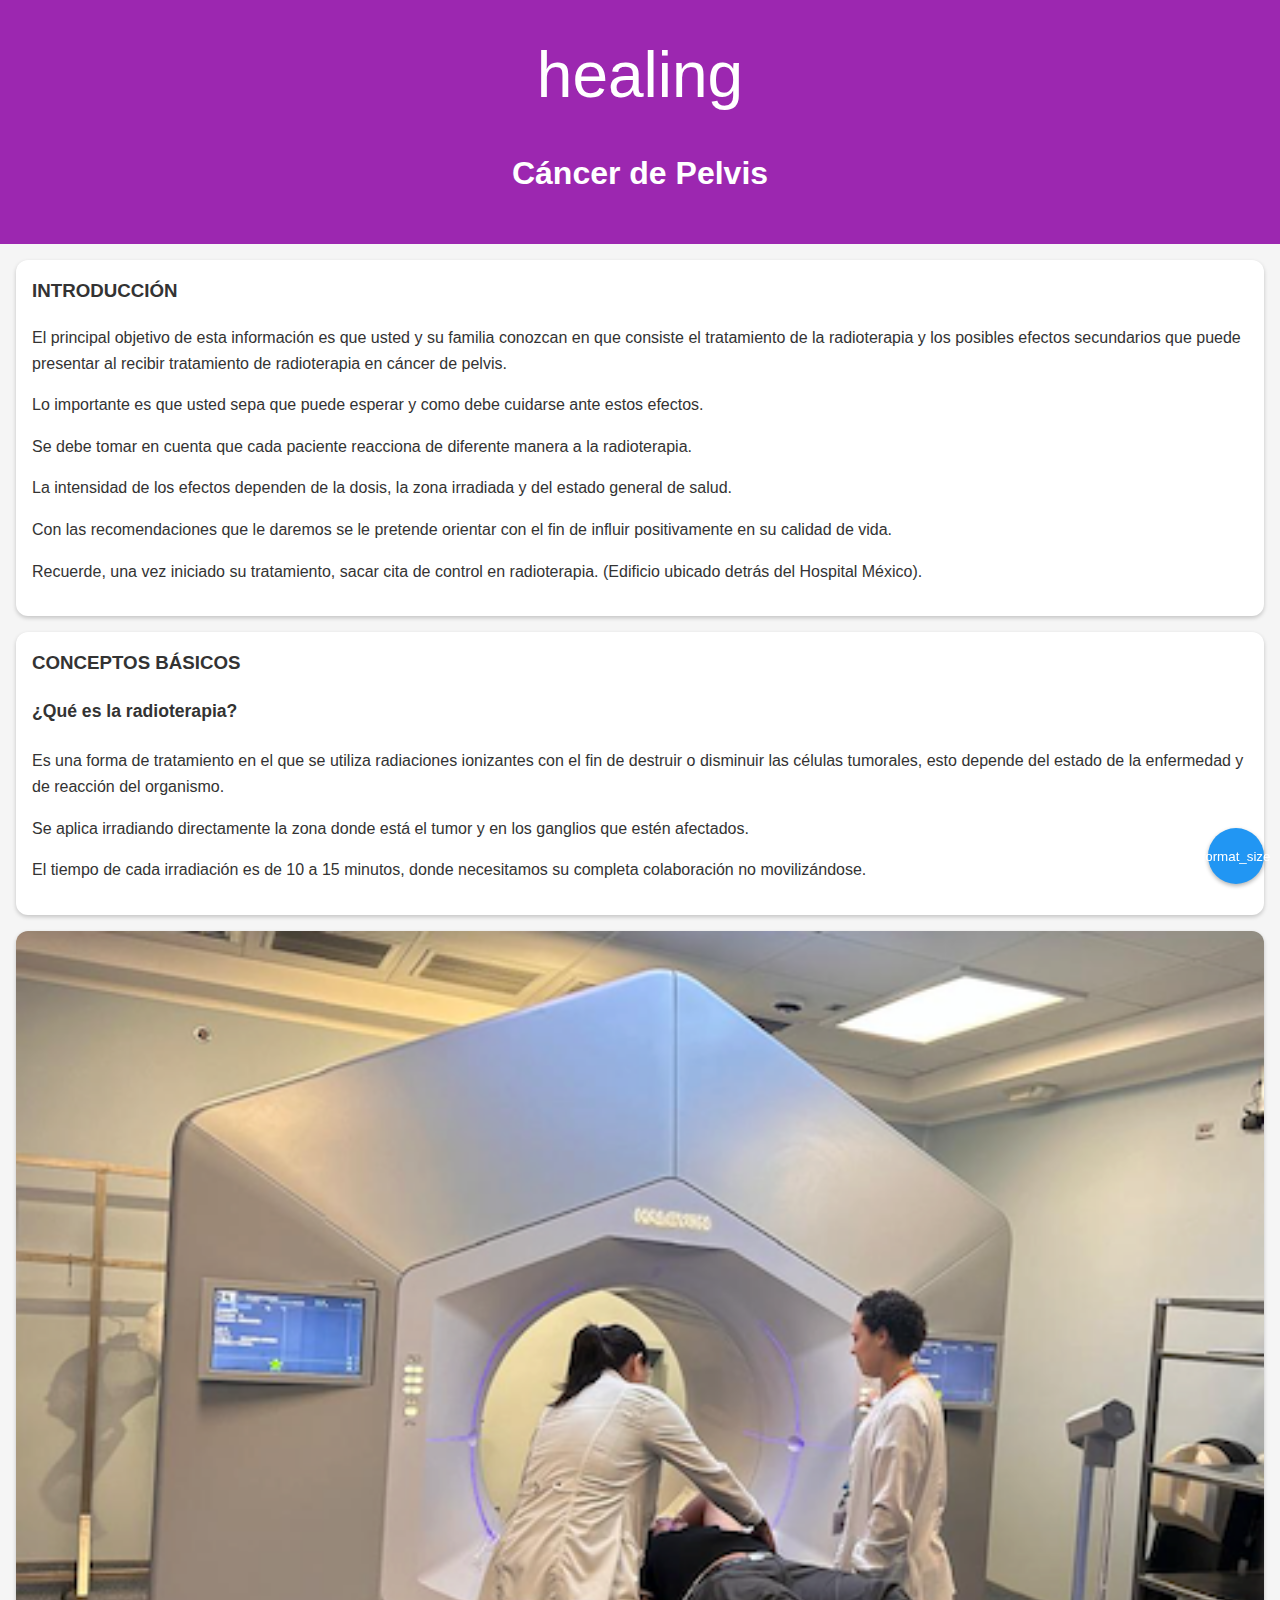
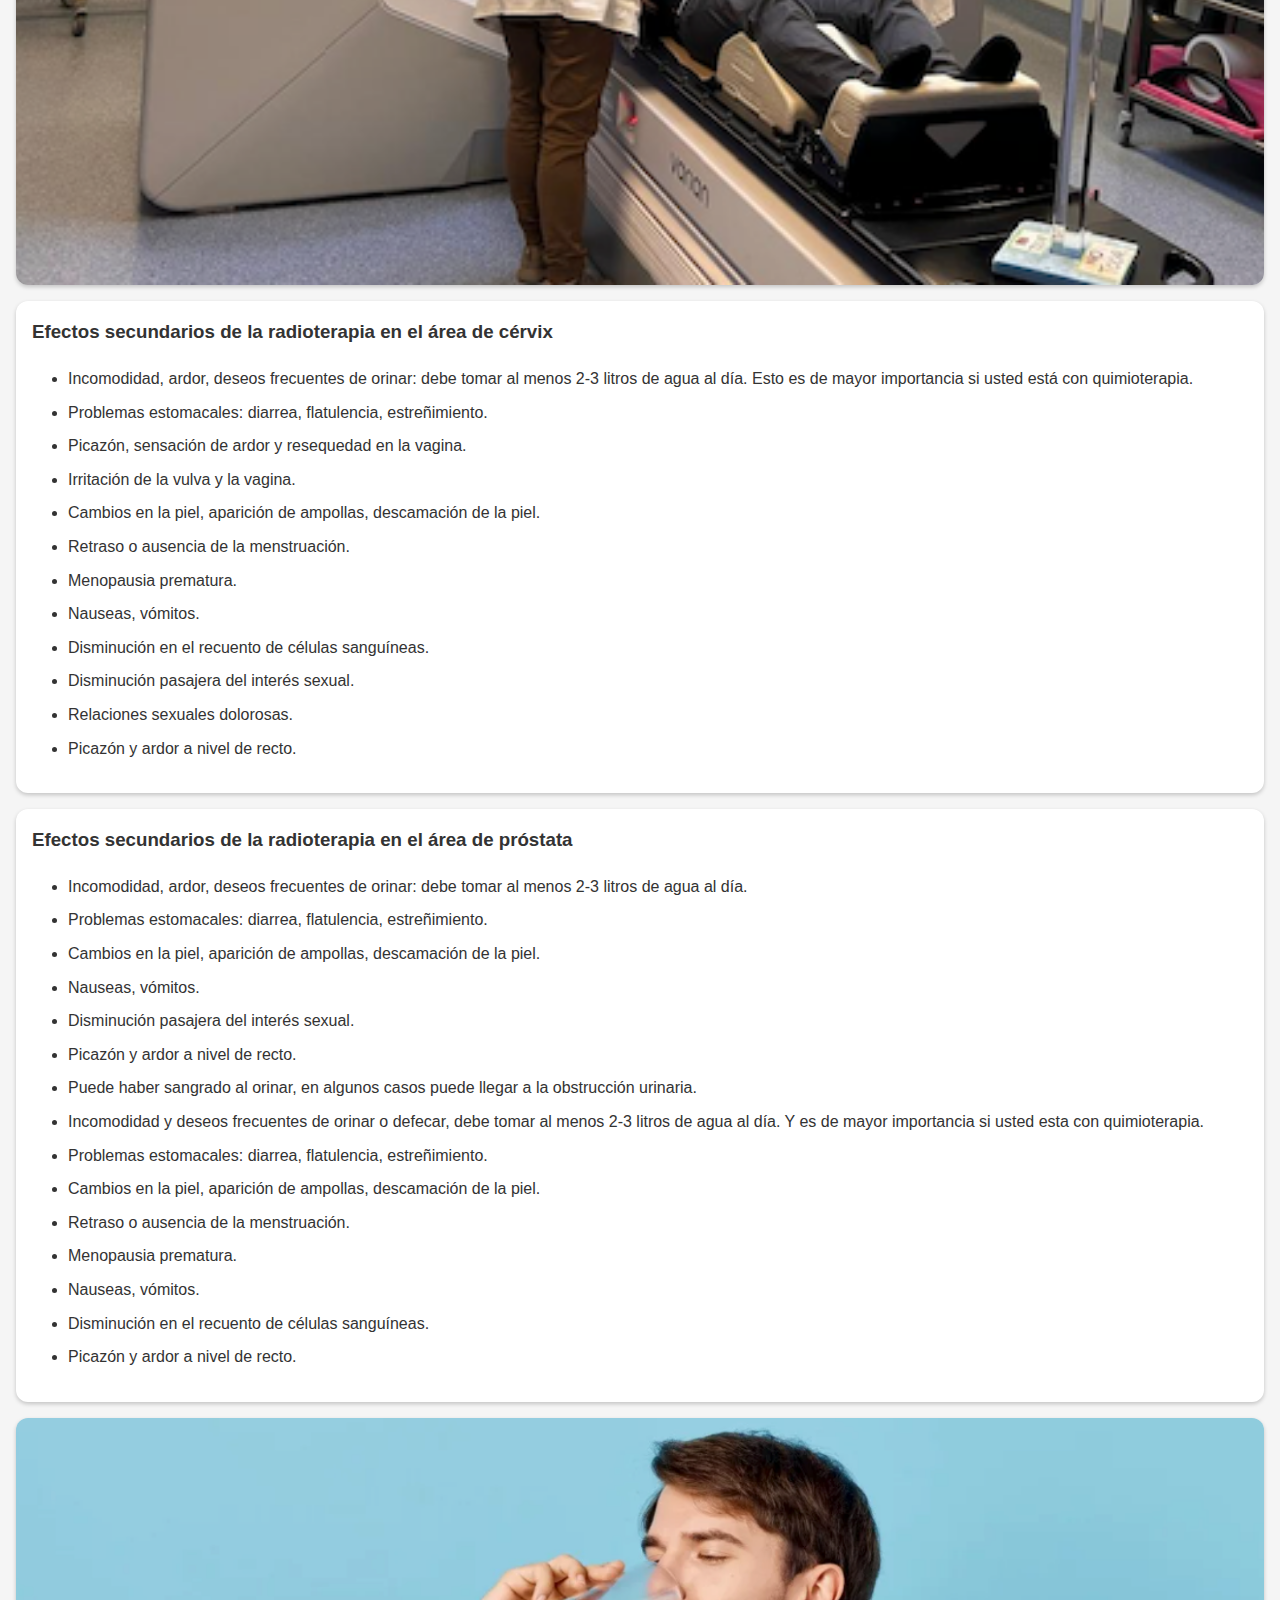
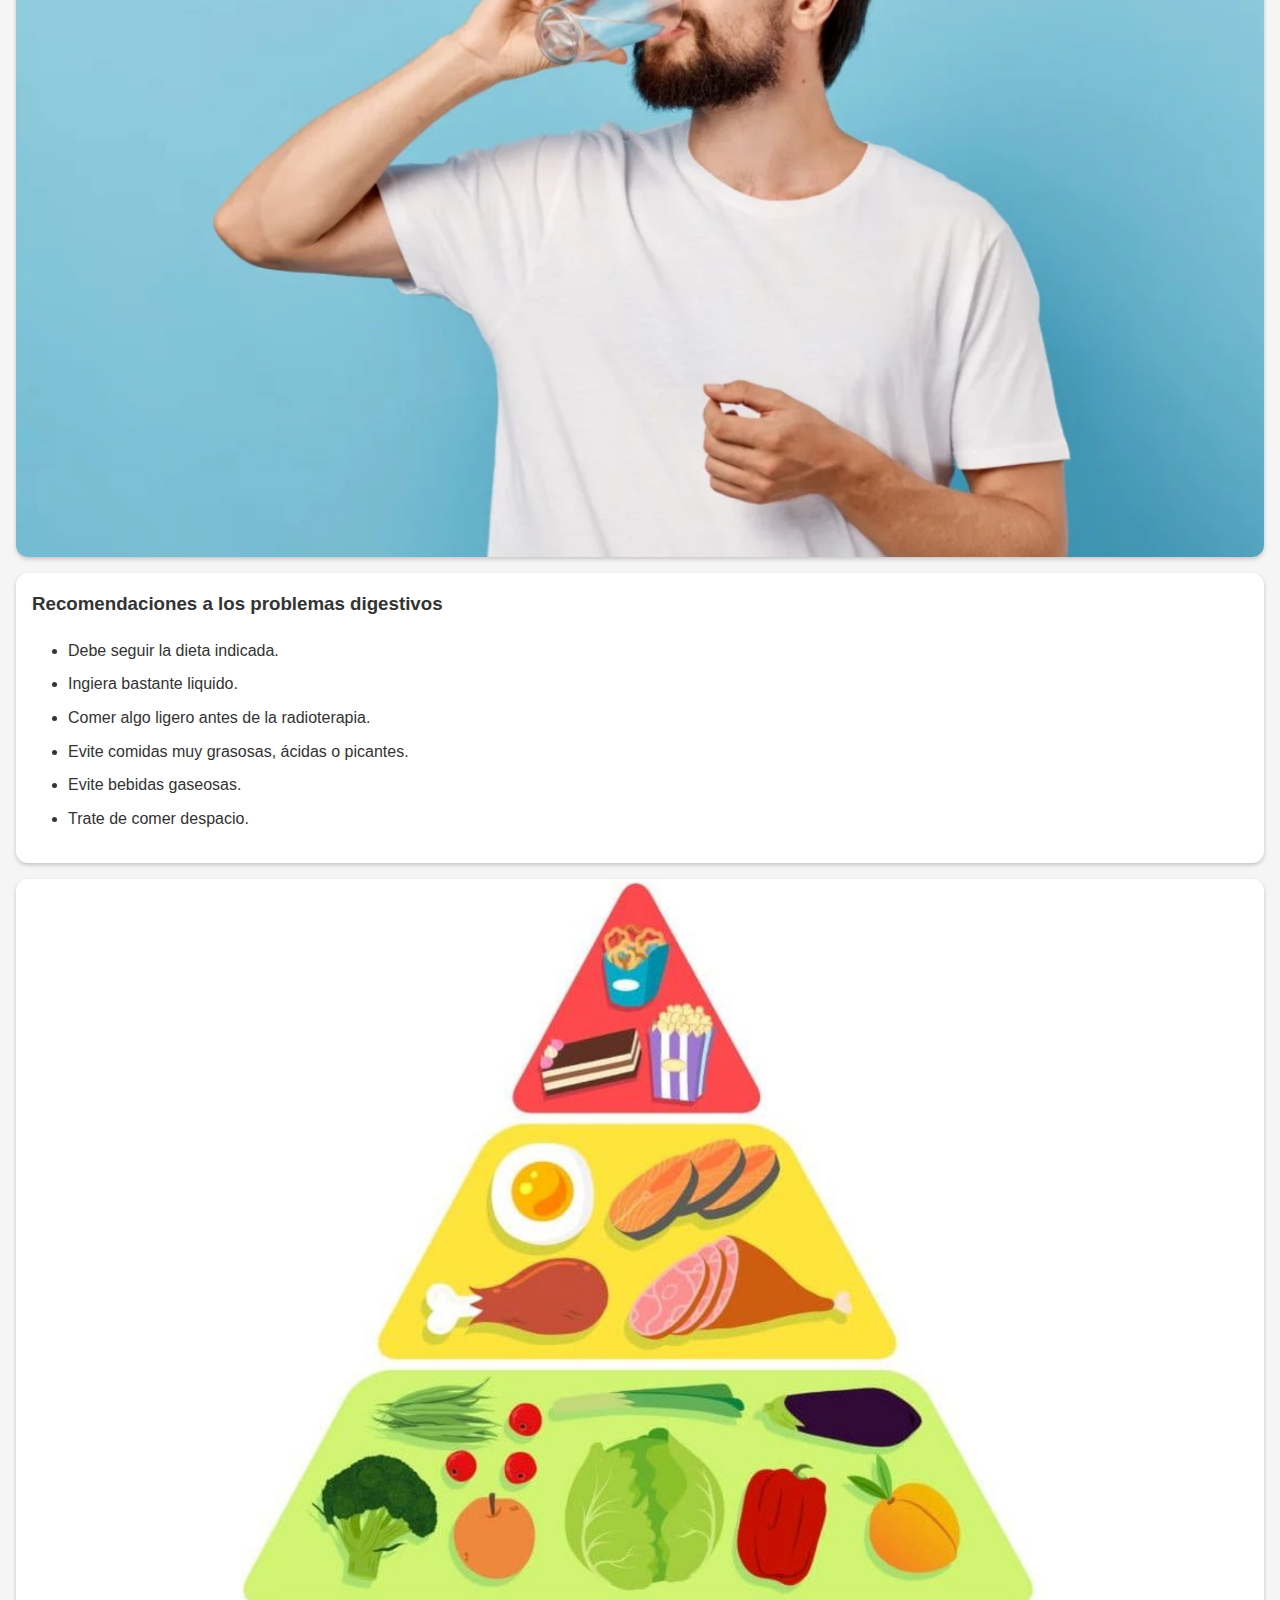
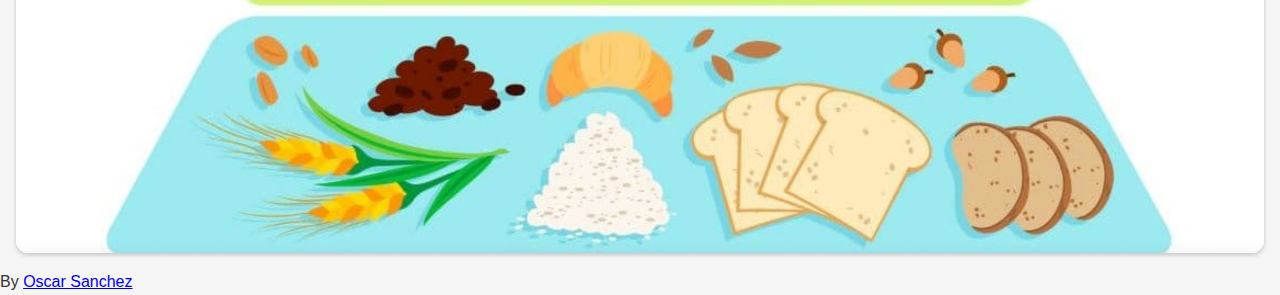
<file: cancer_pelvis.html>
<!DOCTYPE html>
<html lang="es">
<head>
  <meta charset="utf-8" />
  <meta name="viewport" content="width=device-width, initial-scale=1.0" />
  <title>Cáncer de Pelvis</title>
  <link rel="stylesheet" href="styles.css" />
  <link href="https://fonts.googleapis.com/icon?family=Material+Icons" rel="stylesheet">
</head>
<body>
  <header class="section-header" style="background-color:#9c27b0">
    <button class="back-arrow material-icons">arrow_back</button>
    <span class="material-icons icon">healing</span>
    <h1>Cáncer de Pelvis</h1>
  </header>

  <article class="section-card">
    <h3>INTRODUCCIÓN</h3>
    <p>El principal objetivo de esta información es que usted y su familia conozcan en que consiste el tratamiento de la radioterapia y los posibles efectos secundarios que puede presentar al recibir tratamiento de radioterapia en cáncer de pelvis.</p>
    <p>Lo importante es que usted sepa que puede esperar y como debe cuidarse ante estos efectos.</p>
    <p>Se debe tomar en cuenta que cada paciente reacciona de diferente manera a la radioterapia.</p>
    <p>La intensidad de los efectos dependen de la dosis, la zona irradiada y del estado general de salud.</p>
    <p>Con las recomendaciones que le daremos se le pretende orientar con el fin de influir positivamente en su calidad de vida.</p>
    <p>Recuerde, una vez iniciado su tratamiento, sacar cita de control en radioterapia. (Edificio ubicado detrás del Hospital México).</p>
  </article>

  <article class="section-card">
    <h3>CONCEPTOS BÁSICOS</h3>
    <h4>¿Qué es la radioterapia?</h4>
    <p>Es una forma de tratamiento en el que se utiliza radiaciones ionizantes con el fin de destruir o disminuir las células tumorales, esto depende del estado de la enfermedad y de reacción del organismo.</p>
    <p>Se aplica irradiando directamente la zona donde está el tumor y en los ganglios que estén afectados.</p>
    <p>El tiempo de cada irradiación es de 10 a 15 minutos, donde necesitamos su completa colaboración no movilizándose.</p>
  </article>

  <figure class="image-card">
    <img src="./assets/images/cancer_pelvis_1.png" alt="Esquema de radioterapia para la pelvis" />
  </figure>

  <article class="section-card">
    <h3>Efectos secundarios de la radioterapia en el área de cérvix</h3>
    <ul>
      <li>Incomodidad, ardor, deseos frecuentes de orinar: debe tomar al menos 2-3 litros de agua al día. Esto es de mayor importancia si usted está con quimioterapia.</li>
      <li>Problemas estomacales: diarrea, flatulencia, estreñimiento.</li>
      <li>Picazón, sensación de ardor y resequedad en la vagina.</li>
      <li>Irritación de la vulva y la vagina.</li>
      <li>Cambios en la piel, aparición de ampollas, descamación de la piel.</li>
      <li>Retraso o ausencia de la menstruación.</li>
      <li>Menopausia prematura.</li>
      <li>Nauseas, vómitos.</li>
      <li>Disminución en el recuento de células sanguíneas.</li>
      <li>Disminución pasajera del interés sexual.</li>
      <li>Relaciones sexuales dolorosas.</li>
      <li>Picazón y ardor a nivel de recto.</li>
    </ul>
  </article>

  <article class="section-card">
    <h3>Efectos secundarios de la radioterapia en el área de próstata</h3>
    <ul>
      <li>Incomodidad, ardor, deseos frecuentes de orinar: debe tomar al menos 2-3 litros de agua al día.</li>
      <li>Problemas estomacales: diarrea, flatulencia, estreñimiento.</li>
      <li>Cambios en la piel, aparición de ampollas, descamación de la piel.</li>
      <li>Nauseas, vómitos.</li>
      <li>Disminución pasajera del interés sexual.</li>
      <li>Picazón y ardor a nivel de recto.</li>
      <li>Puede haber sangrado al orinar, en algunos casos puede llegar a la obstrucción urinaria.</li>
      <li>Incomodidad y deseos frecuentes de orinar o defecar, debe tomar al menos 2-3 litros de agua al día. Y es de mayor importancia si usted esta con quimioterapia.</li>
      <li>Problemas estomacales: diarrea, flatulencia, estreñimiento.</li>
      <li>Cambios en la piel, aparición de ampollas, descamación de la piel.</li>
      <li>Retraso o ausencia de la menstruación.</li>
      <li>Menopausia prematura.</li>
      <li>Nauseas, vómitos.</li>
      <li>Disminución en el recuento de células sanguíneas.</li>
      <li>Picazón y ardor a nivel de recto.</li>
    </ul>
  </article>

  <figure class="image-card">
    <img src="./assets/images/cancer_pelvis_2.png" alt="Ilustración de efectos secundarios" />
  </figure>

  <article class="section-card">
    <h3>Recomendaciones a los problemas digestivos</h3>
    <ul>
      <li>Debe seguir la dieta indicada.</li>
      <li>Ingiera bastante liquido.</li>
      <li>Comer algo ligero antes de la radioterapia.</li>
      <li>Evite comidas muy grasosas, ácidas o picantes.</li>
      <li>Evite bebidas gaseosas.</li>
      <li>Trate de comer despacio.</li>
    </ul>
  </article>

  <figure class="image-card">
    <img src="./assets/images/cancer_pelvis_4.png" alt="Gráfico de recomendaciones digestivas" />
  </figure>

  <footer class="page-footer">
    By <a href="mailto:osanchez25@hotmail.com">Oscar Sanchez</a>
  </footer>

  <div class="font-popup hidden" id="font-popup">
    <button id="font-decrease">A-</button>
    <span id="font-size-display"></span>
    <button id="font-increase">A+</button>
    <button id="font-reset">Reset</button>
  </div>
  <button class="font-toggle" id="font-toggle">
    <span class="material-icons">format_size</span>
  </button>
  <script src="font.js"></script>
  <!-- Google tag (gtag.js) -->
  <script async src="https://www.googletagmanager.com/gtag/js?id=G-8RY2NB2PPW"></script>
  <script src="analytics.js"></script>
  <script src="back.js"></script>
  <script src="sw-register.js"></script>
</body>
</html>
</file>
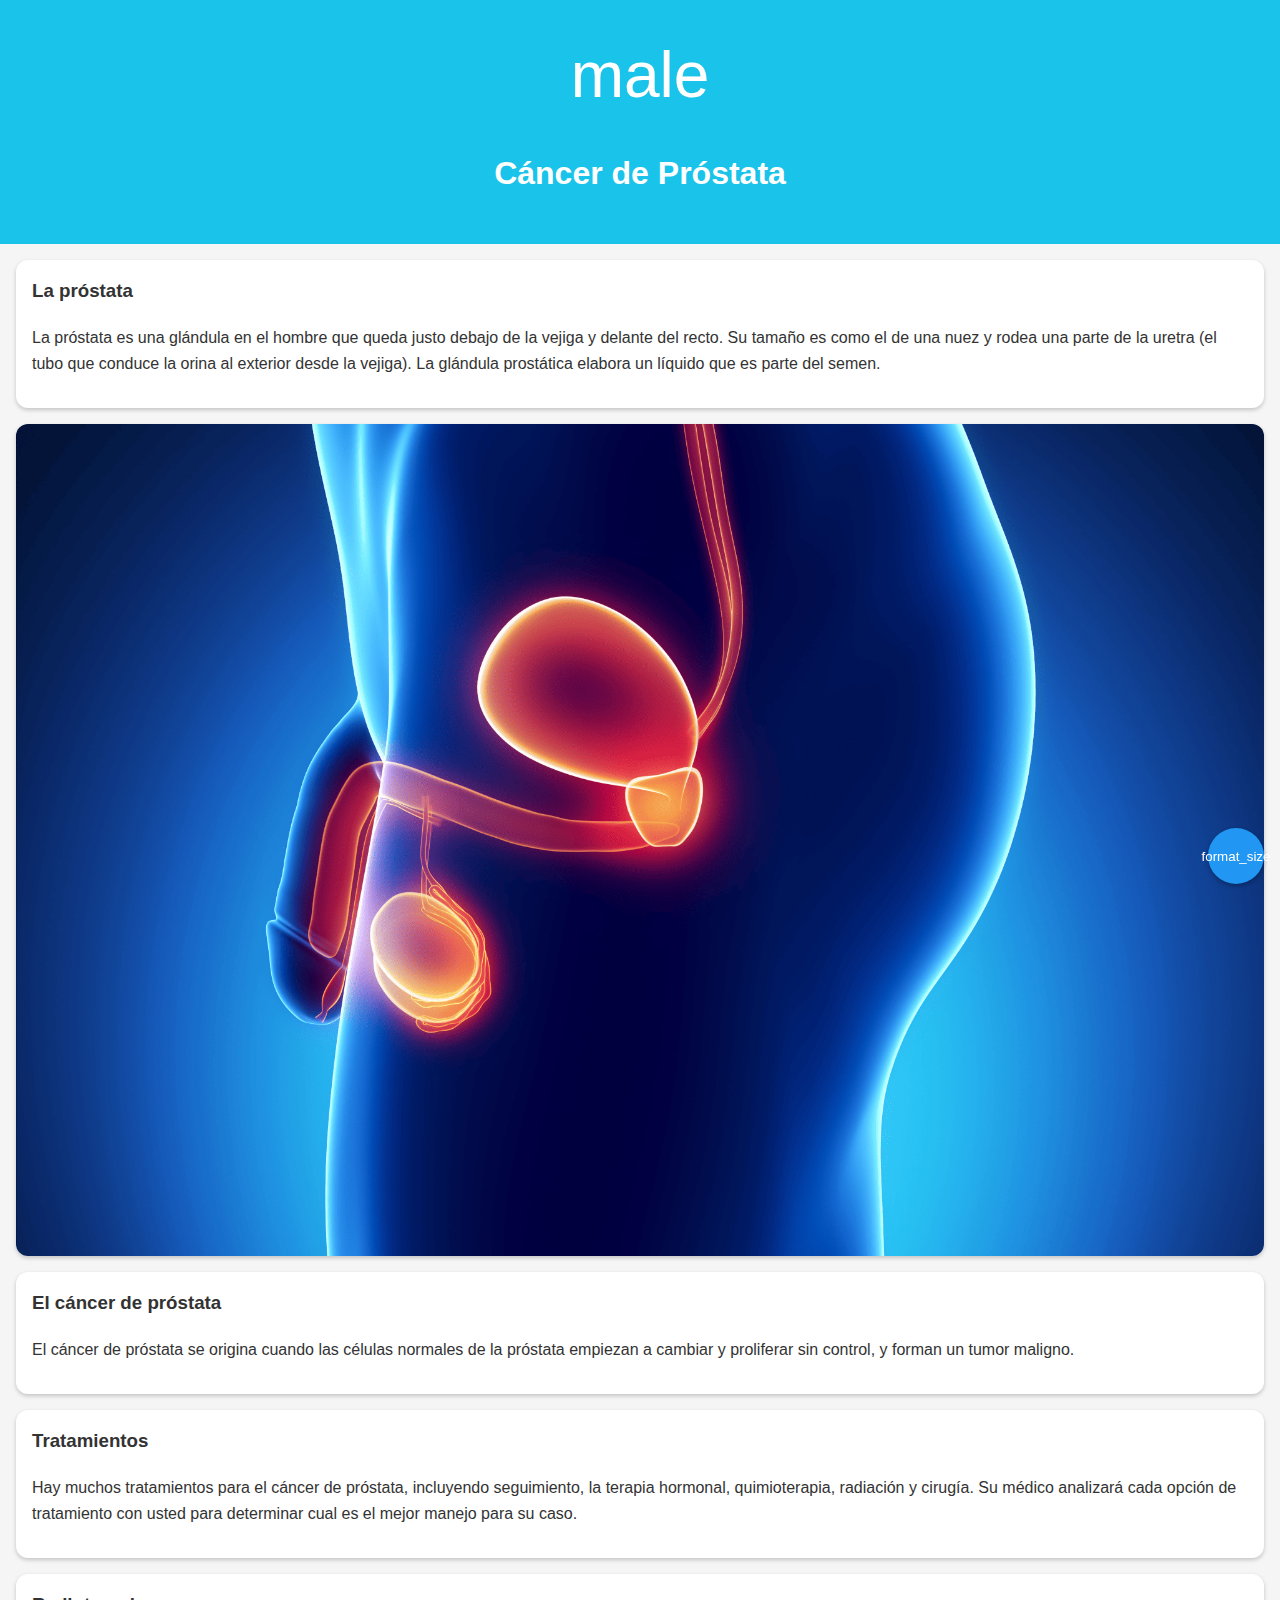
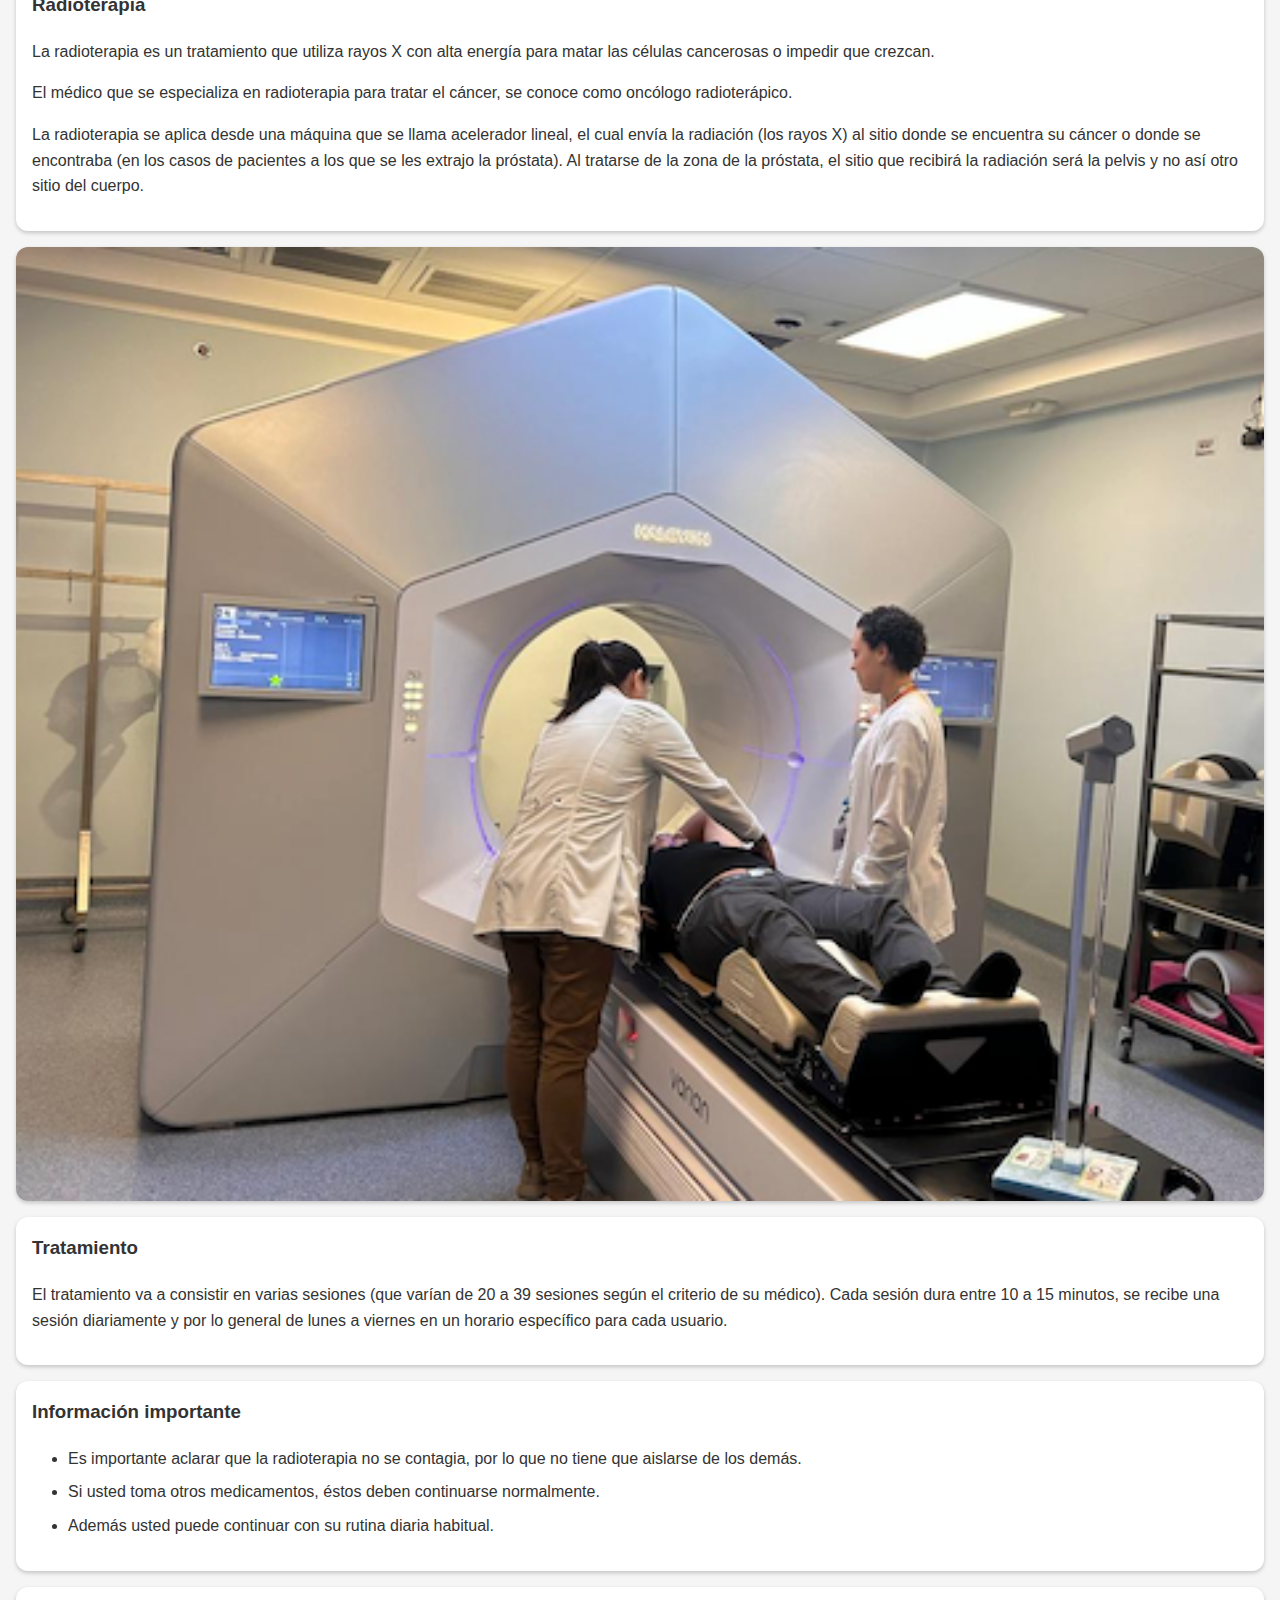
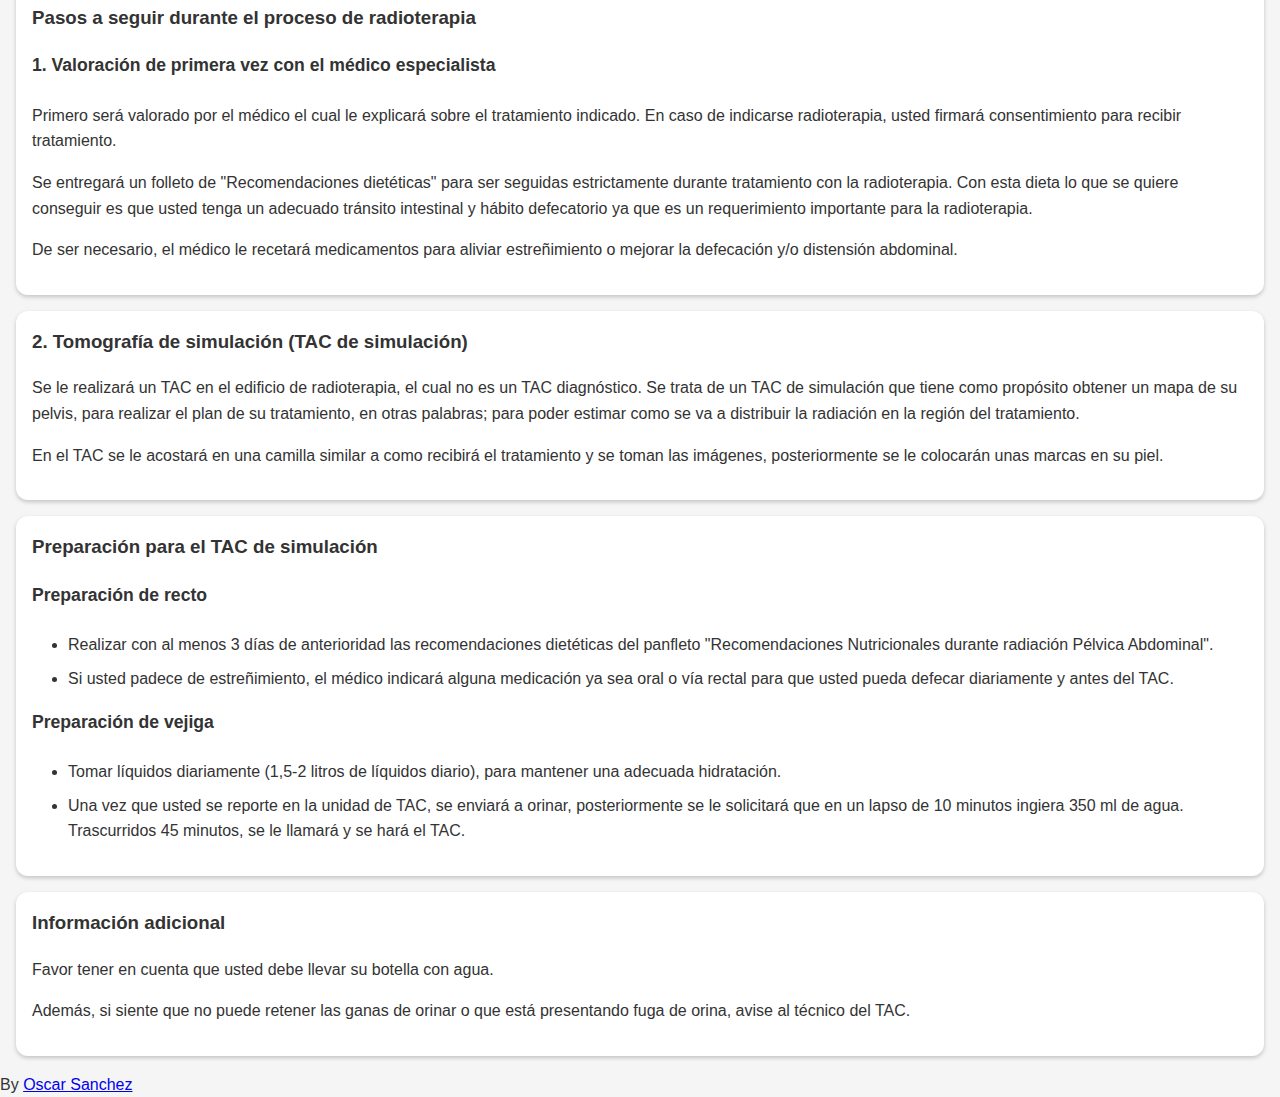
<file: cancer_prostata.html>
<!DOCTYPE html>
<html lang="es">
<head>
  <meta charset="utf-8" />
  <meta name="viewport" content="width=device-width, initial-scale=1.0" />
  <title>Cáncer de Próstata</title>
  <link rel="stylesheet" href="styles.css" />
  <link href="https://fonts.googleapis.com/icon?family=Material+Icons" rel="stylesheet">
</head>
<body>
  <header class="section-header" style="background-color:#1ac3e9">
    <button class="back-arrow material-icons">arrow_back</button>
    <span class="material-icons icon">male</span>
    <h1>Cáncer de Próstata</h1>
  </header>

  <article class="section-card">
    <h3>La próstata</h3>
    <p>La próstata es una glándula en el hombre que queda justo debajo de la vejiga y delante del recto. Su tamaño es como el de una nuez y rodea una parte de la uretra (el tubo que conduce la orina al exterior desde la vejiga). La glándula prostática elabora un líquido que es parte del semen.</p>
  </article>

  <figure class="image-card">
    <img src="./assets/images/cancer_prostata_1.png" alt="Diagrama de la próstata" />
  </figure>

  <article class="section-card">
    <h3>El cáncer de próstata</h3>
    <p>El cáncer de próstata se origina cuando las células normales de la próstata empiezan a cambiar y proliferar sin control, y forman un tumor maligno.</p>
  </article>

  <article class="section-card">
    <h3>Tratamientos</h3>
    <p>Hay muchos tratamientos para el cáncer de próstata, incluyendo seguimiento, la terapia hormonal, quimioterapia, radiación y cirugía. Su médico analizará cada opción de tratamiento con usted para determinar cual es el mejor manejo para su caso.</p>
  </article>

  <article class="section-card">
    <h3>Radioterapia</h3>
    <p>La radioterapia es un tratamiento que utiliza rayos X con alta energía para matar las células cancerosas o impedir que crezcan.</p>
    <p>El médico que se especializa en radioterapia para tratar el cáncer, se conoce como oncólogo radioterápico.</p>
    <p>La radioterapia se aplica desde una máquina que se llama acelerador lineal, el cual envía la radiación (los rayos X) al sitio donde se encuentra su cáncer o donde se encontraba (en los casos de pacientes a los que se les extrajo la próstata). Al tratarse de la zona de la próstata, el sitio que recibirá la radiación será la pelvis y no así otro sitio del cuerpo.</p>
  </article>

  <figure class="image-card">
    <img src="./assets/images/cancer_prostata_2.png" alt="Ilustración del tratamiento con radioterapia" />
  </figure>

  <article class="section-card">
    <h3>Tratamiento</h3>
    <p>El tratamiento va a consistir en varias sesiones (que varían de 20 a 39 sesiones según el criterio de su médico). Cada sesión dura entre 10 a 15 minutos, se recibe una sesión diariamente y por lo general de lunes a viernes en un horario específico para cada usuario.</p>
  </article>

  <article class="section-card">
    <h3>Información importante</h3>
    <ul>
      <li>Es importante aclarar que la radioterapia no se contagia, por lo que no tiene que aislarse de los demás.</li>
      <li>Si usted toma otros medicamentos, éstos deben continuarse normalmente.</li>
      <li>Además usted puede continuar con su rutina diaria habitual.</li>
    </ul>
  </article>

  <article class="section-card">
    <h3>Pasos a seguir durante el proceso de radioterapia</h3>
    <h4>1. Valoración de primera vez con el médico especialista</h4>
    <p>Primero será valorado por el médico el cual le explicará sobre el tratamiento indicado. En caso de indicarse radioterapia, usted firmará consentimiento para recibir tratamiento.</p>
    <p>Se entregará un folleto de "Recomendaciones dietéticas" para ser seguidas estrictamente durante tratamiento con la radioterapia. Con esta dieta lo que se quiere conseguir es que usted tenga un adecuado tránsito intestinal y hábito defecatorio ya que es un requerimiento importante para la radioterapia.</p>
    <p>De ser necesario, el médico le recetará medicamentos para aliviar estreñimiento o mejorar la defecación y/o distensión abdominal.</p>
  </article>

  <article class="section-card">
    <h3>2. Tomografía de simulación (TAC de simulación)</h3>
    <p>Se le realizará un TAC en el edificio de radioterapia, el cual no es un TAC diagnóstico. Se trata de un TAC de simulación que tiene como propósito obtener un mapa de su pelvis, para realizar el plan de su tratamiento, en otras palabras; para poder estimar como se va a distribuir la radiación en la región del tratamiento.</p>
    <p>En el TAC se le acostará en una camilla similar a como recibirá el tratamiento y se toman las imágenes, posteriormente se le colocarán unas marcas en su piel.</p>
  </article>

  <article class="section-card">
    <h3>Preparación para el TAC de simulación</h3>
    <h4>Preparación de recto</h4>
    <ul>
      <li>Realizar con al menos 3 días de anterioridad las recomendaciones dietéticas del panfleto "Recomendaciones Nutricionales durante radiación Pélvica Abdominal".</li>
      <li>Si usted padece de estreñimiento, el médico indicará alguna medicación ya sea oral o vía rectal para que usted pueda defecar diariamente y antes del TAC.</li>
    </ul>
    <h4>Preparación de vejiga</h4>
    <ul>
      <li>Tomar líquidos diariamente (1,5-2 litros de líquidos diario), para mantener una adecuada hidratación.</li>
      <li>Una vez que usted se reporte en la unidad de TAC, se enviará a orinar, posteriormente se le solicitará que en un lapso de 10 minutos ingiera 350 ml de agua. Trascurridos 45 minutos, se le llamará y se hará el TAC.</li>
    </ul>
  </article>

  <article class="section-card">
    <h3>Información adicional</h3>
    <p>Favor tener en cuenta que usted debe llevar su botella con agua.</p>
    <p>Además, si siente que no puede retener las ganas de orinar o que está presentando fuga de orina, avise al técnico del TAC.</p>
  </article>

  <footer class="page-footer">
    By <a href="mailto:osanchez25@hotmail.com">Oscar Sanchez</a>
  </footer>

  <div class="font-popup hidden" id="font-popup">
    <button id="font-decrease">A-</button>
    <span id="font-size-display"></span>
    <button id="font-increase">A+</button>
    <button id="font-reset">Reset</button>
  </div>
  <button class="font-toggle" id="font-toggle">
    <span class="material-icons">format_size</span>
  </button>
  <script src="font.js"></script>
  <!-- Google tag (gtag.js) -->
  <script async src="https://www.googletagmanager.com/gtag/js?id=G-8RY2NB2PPW"></script>
  <script src="analytics.js"></script>
  <script src="back.js"></script>
  <script src="sw-register.js"></script>
</body>
</html>
</file>
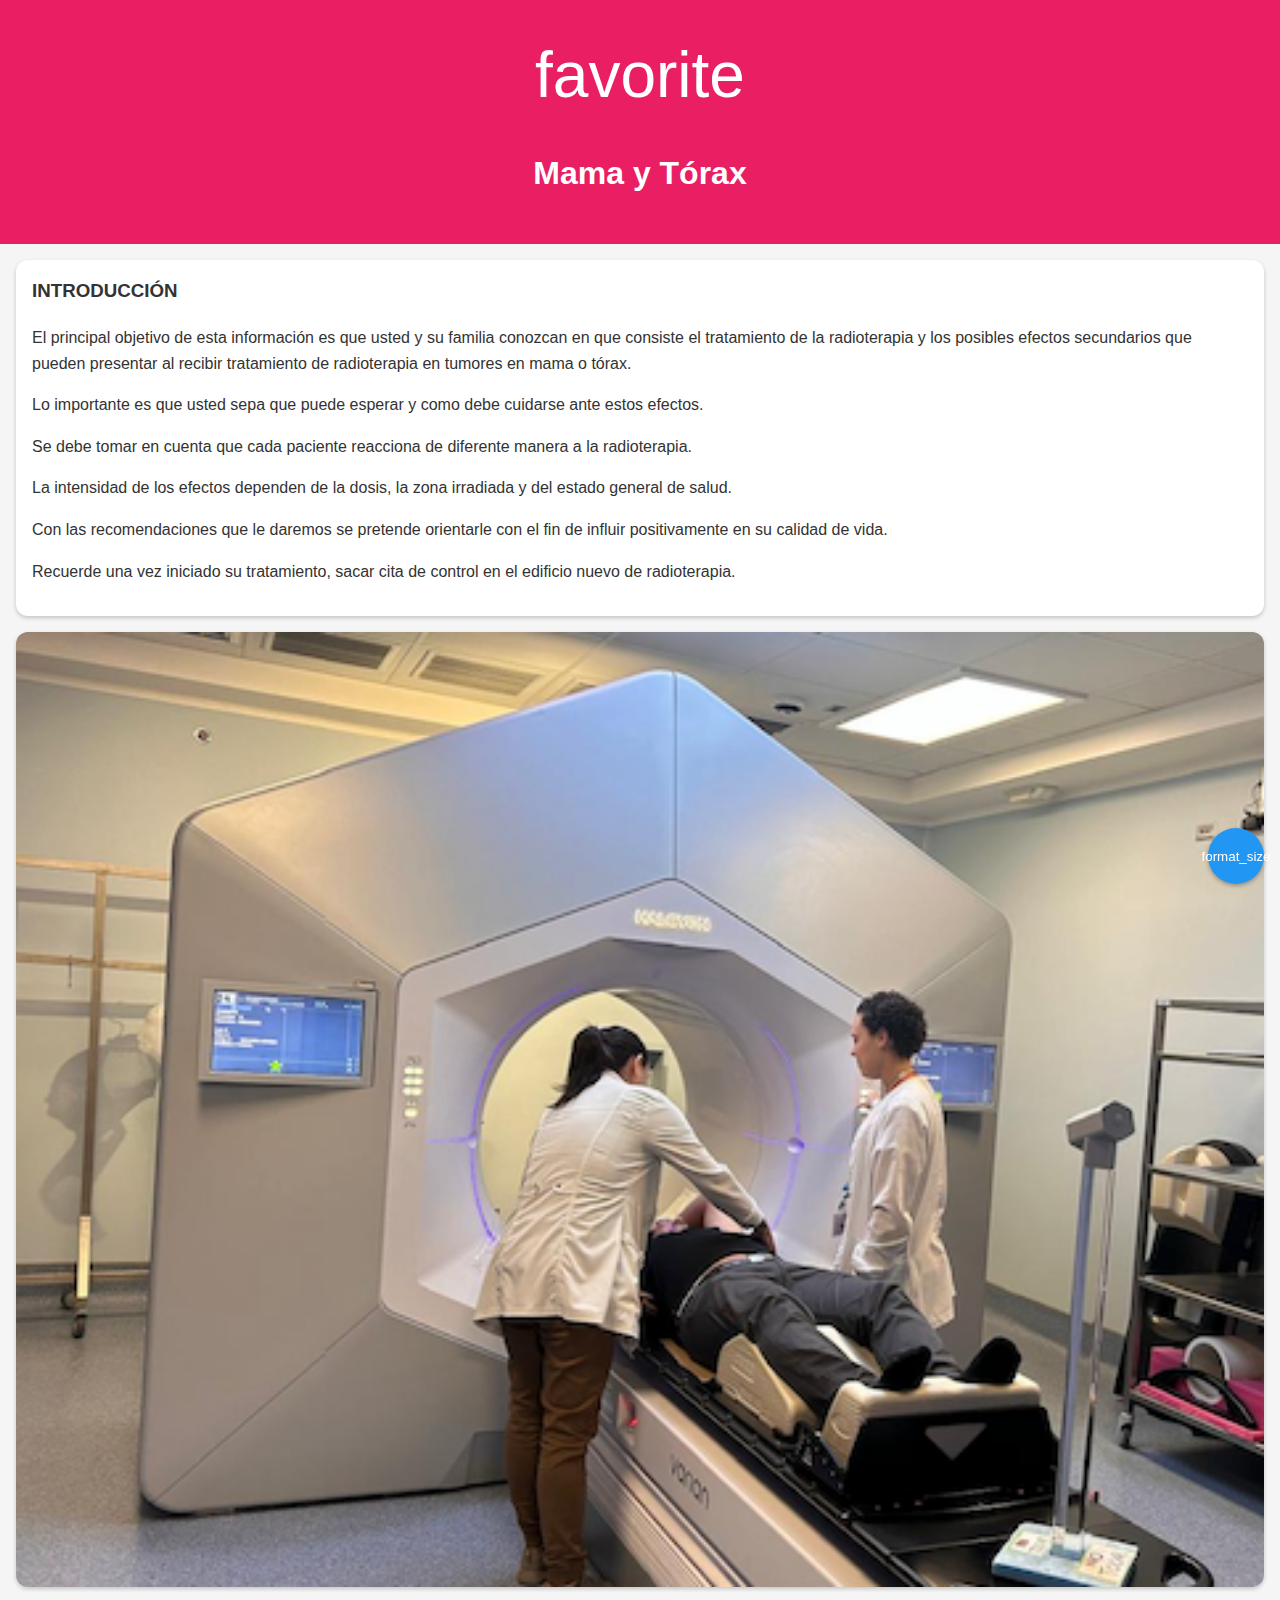
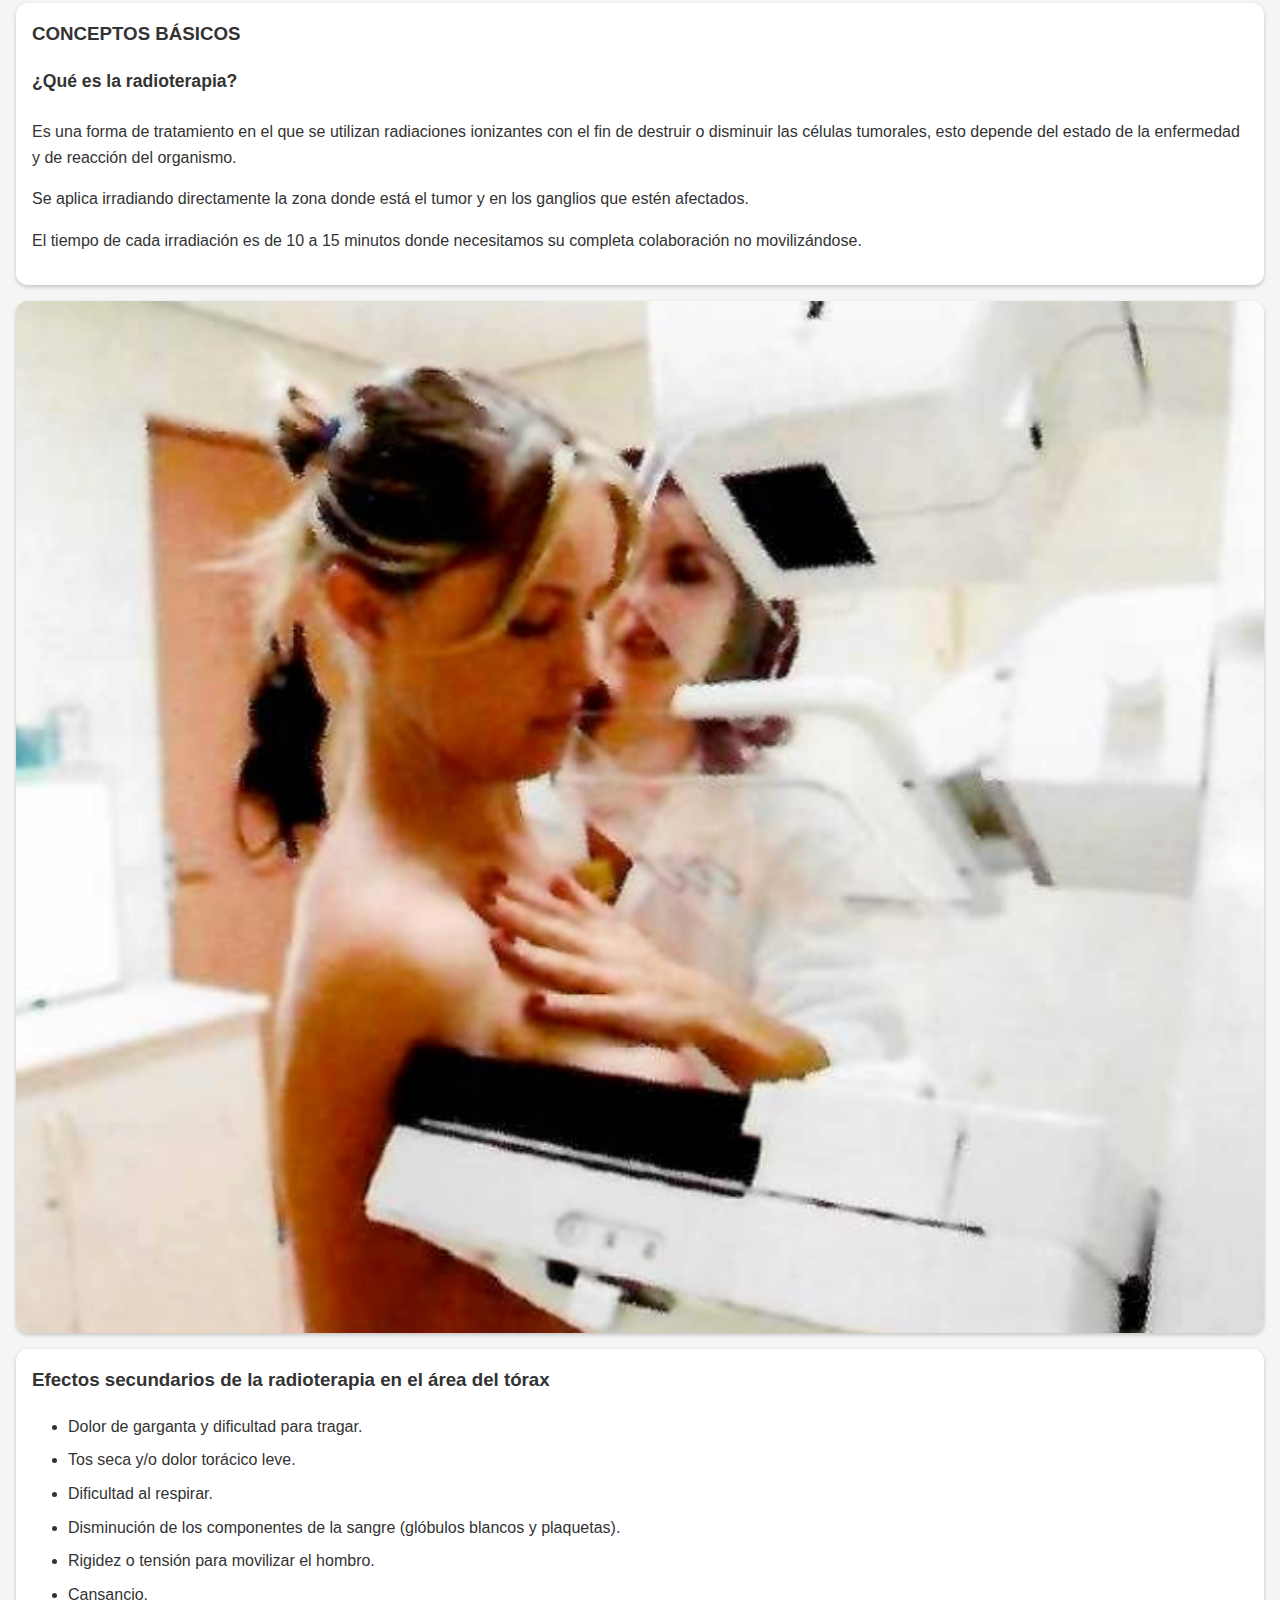
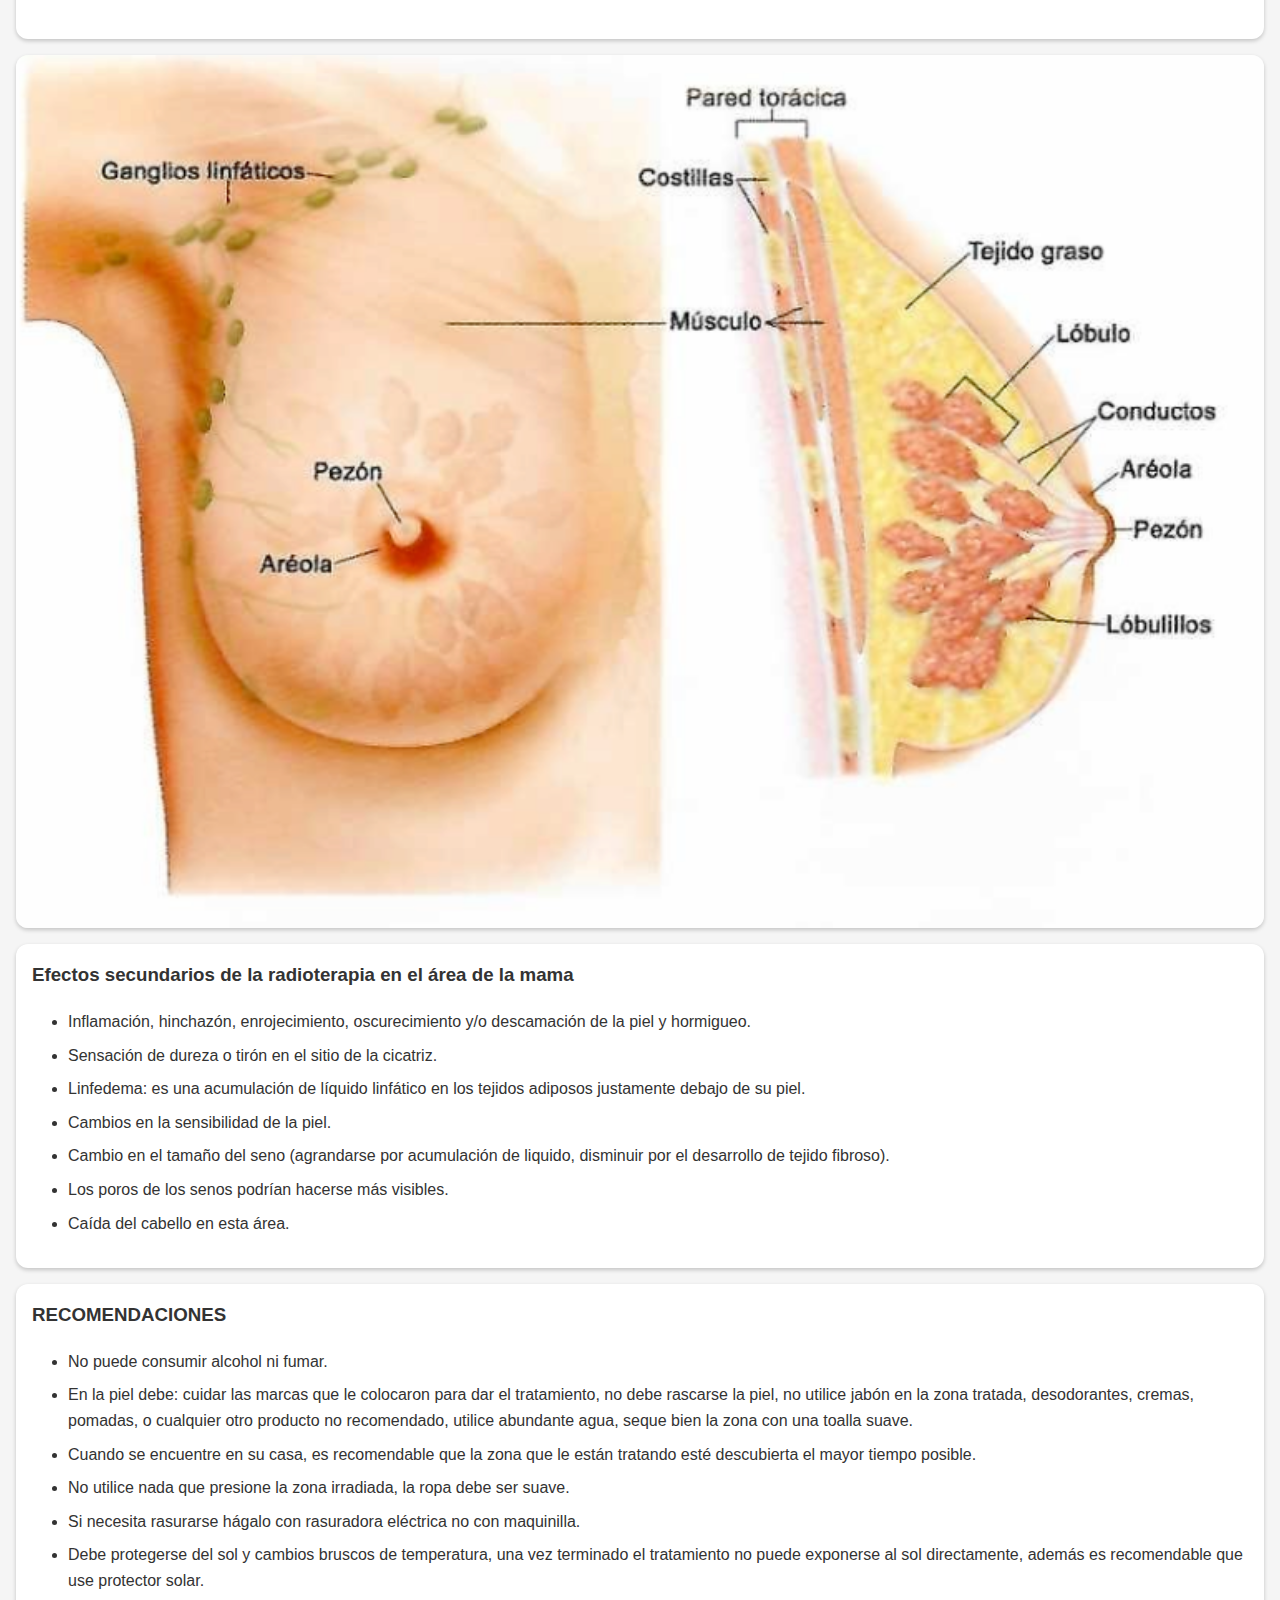
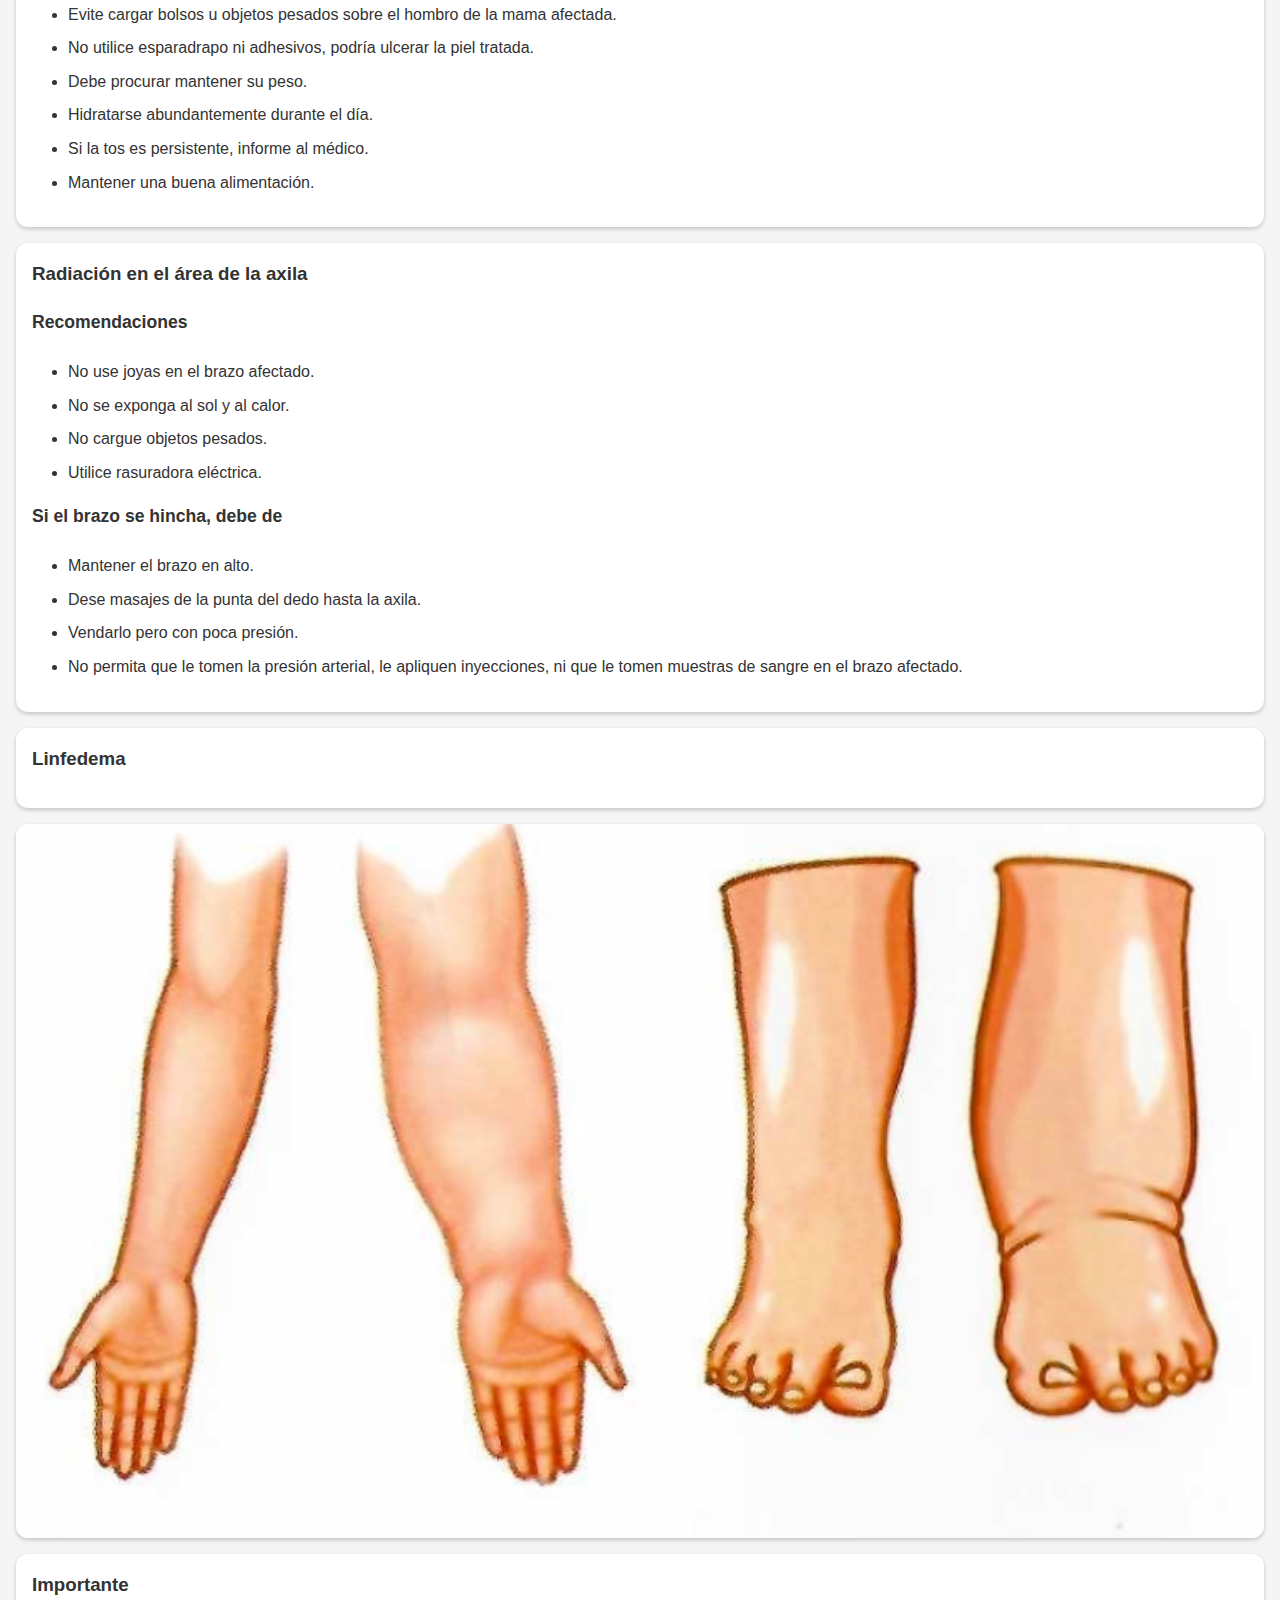
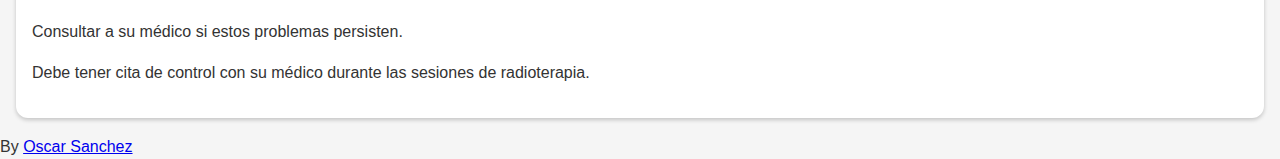
<file: mama_torax.html>
<!DOCTYPE html>
<html lang="es">
<head>
  <meta charset="utf-8" />
  <meta name="viewport" content="width=device-width, initial-scale=1.0" />
  <title>Mama y Tórax</title>
  <link rel="stylesheet" href="styles.css" />
  <link href="https://fonts.googleapis.com/icon?family=Material+Icons" rel="stylesheet">
</head>
<body>
  <header class="section-header" style="background-color:#e91e63">
    <button class="back-arrow material-icons">arrow_back</button>
    <span class="material-icons icon">favorite</span>
    <h1>Mama y Tórax</h1>
  </header>

  <article class="section-card">
    <h3>INTRODUCCIÓN</h3>
    <p>El principal objetivo de esta información es que usted y su familia conozcan en que consiste el tratamiento de la radioterapia y los posibles efectos secundarios que pueden presentar al recibir tratamiento de radioterapia en tumores en mama o tórax.</p>
    <p>Lo importante es que usted sepa que puede esperar y como debe cuidarse ante estos efectos.</p>
    <p>Se debe tomar en cuenta que cada paciente reacciona de diferente manera a la radioterapia.</p>
    <p>La intensidad de los efectos dependen de la dosis, la zona irradiada y del estado general de salud.</p>
    <p>Con las recomendaciones que le daremos se pretende orientarle con el fin de influir positivamente en su calidad de vida.</p>
    <p>Recuerde una vez iniciado su tratamiento, sacar cita de control en el edificio nuevo de radioterapia.</p>
  </article>

  <figure class="image-card">
    <img src="./assets/images/mama_torax_1.png" alt="Ilustración de radioterapia en mama y tórax" />
  </figure>

  <article class="section-card">
    <h3>CONCEPTOS BÁSICOS</h3>
    <h4>¿Qué es la radioterapia?</h4>
    <p>Es una forma de tratamiento en el que se utilizan radiaciones ionizantes con el fin de destruir o disminuir las células tumorales, esto depende del estado de la enfermedad y de reacción del organismo.</p>
    <p>Se aplica irradiando directamente la zona donde está el tumor y en los ganglios que estén afectados.</p>
    <p>El tiempo de cada irradiación es de 10 a 15 minutos donde necesitamos su completa colaboración no movilizándose.</p>
  </article>

  <figure class="image-card">
    <img src="./assets/images/mama_torax_2.png" alt="Esquema de tratamiento para el tórax" />
  </figure>

  <article class="section-card">
    <h3>Efectos secundarios de la radioterapia en el área del tórax</h3>
    <ul>
      <li>Dolor de garganta y dificultad para tragar.</li>
      <li>Tos seca y/o dolor torácico leve.</li>
      <li>Dificultad al respirar.</li>
      <li>Disminución de los componentes de la sangre (glóbulos blancos y plaquetas).</li>
      <li>Rigidez o tensión para movilizar el hombro.</li>
      <li>Cansancio.</li>
    </ul>
  </article>

  <figure class="image-card">
    <img src="./assets/images/mama_torax_3.png" alt="Gráfico de efectos secundarios en el tórax" />
  </figure>

  <article class="section-card">
    <h3>Efectos secundarios de la radioterapia en el área de la mama</h3>
    <ul>
      <li>Inflamación, hinchazón, enrojecimiento, oscurecimiento y/o descamación de la piel y hormigueo.</li>
      <li>Sensación de dureza o tirón en el sitio de la cicatriz.</li>
      <li>Linfedema: es una acumulación de líquido linfático en los tejidos adiposos justamente debajo de su piel.</li>
      <li>Cambios en la sensibilidad de la piel.</li>
      <li>Cambio en el tamaño del seno (agrandarse por acumulación de liquido, disminuir por el desarrollo de tejido fibroso).</li>
      <li>Los poros de los senos podrían hacerse más visibles.</li>
      <li>Caída del cabello en esta área.</li>
    </ul>
  </article>

  <article class="section-card">
    <h3>RECOMENDACIONES</h3>
    <ul>
      <li>No puede consumir alcohol ni fumar.</li>
      <li>En la piel debe: cuidar las marcas que le colocaron para dar el tratamiento, no debe rascarse la piel, no utilice jabón en la zona tratada, desodorantes, cremas, pomadas, o cualquier otro producto no recomendado, utilice abundante agua, seque bien la zona con una toalla suave.</li>
      <li>Cuando se encuentre en su casa, es recomendable que la zona que le están tratando esté descubierta el mayor tiempo posible.</li>
      <li>No utilice nada que presione la zona irradiada, la ropa debe ser suave.</li>
      <li>Si necesita rasurarse hágalo con rasuradora eléctrica no con maquinilla.</li>
      <li>Debe protegerse del sol y cambios bruscos de temperatura, una vez terminado el tratamiento no puede exponerse al sol directamente, además es recomendable que use protector solar.</li>
      <li>Evite cargar bolsos u objetos pesados sobre el hombro de la mama afectada.</li>
      <li>No utilice esparadrapo ni adhesivos, podría ulcerar la piel tratada.</li>
      <li>Debe procurar mantener su peso.</li>
      <li>Hidratarse abundantemente durante el día.</li>
      <li>Si la tos es persistente, informe al médico.</li>
      <li>Mantener una buena alimentación.</li>
    </ul>
  </article>

  <article class="section-card">
    <h3>Radiación en el área de la axila</h3>
    <h4>Recomendaciones</h4>
    <ul>
      <li>No use joyas en el brazo afectado.</li>
      <li>No se exponga al sol y al calor.</li>
      <li>No cargue objetos pesados.</li>
      <li>Utilice rasuradora eléctrica.</li>
    </ul>
    <h4>Si el brazo se hincha, debe de</h4>
    <ul>
      <li>Mantener el brazo en alto.</li>
      <li>Dese masajes de la punta del dedo hasta la axila.</li>
      <li>Vendarlo pero con poca presión.</li>
      <li>No permita que le tomen la presión arterial, le apliquen inyecciones, ni que le tomen muestras de sangre en el brazo afectado.</li>
    </ul>
  </article>

  <article class="section-card">
    <h3>Linfedema</h3>
  </article>

  <figure class="image-card">
    <img src="./assets/images/mama_torax_4.png" alt="Imagen de linfedema en brazo" />
  </figure>

  <article class="section-card">
    <h3>Importante</h3>
    <p>Consultar a su médico si estos problemas persisten.</p>
    <p>Debe tener cita de control con su médico durante las sesiones de radioterapia.</p>
  </article>

  <footer class="page-footer">
    By <a href="mailto:osanchez25@hotmail.com">Oscar Sanchez</a>
  </footer>

  <div class="font-popup hidden" id="font-popup">
    <button id="font-decrease">A-</button>
    <span id="font-size-display"></span>
    <button id="font-increase">A+</button>
    <button id="font-reset">Reset</button>
  </div>
  <button class="font-toggle" id="font-toggle">
    <span class="material-icons">format_size</span>
  </button>
  <script src="font.js"></script>
  <!-- Google tag (gtag.js) -->
  <script async src="https://www.googletagmanager.com/gtag/js?id=G-8RY2NB2PPW"></script>
  <script src="analytics.js"></script>
  <script src="back.js"></script>
  <script src="sw-register.js"></script>
</body>
</html>
</file>
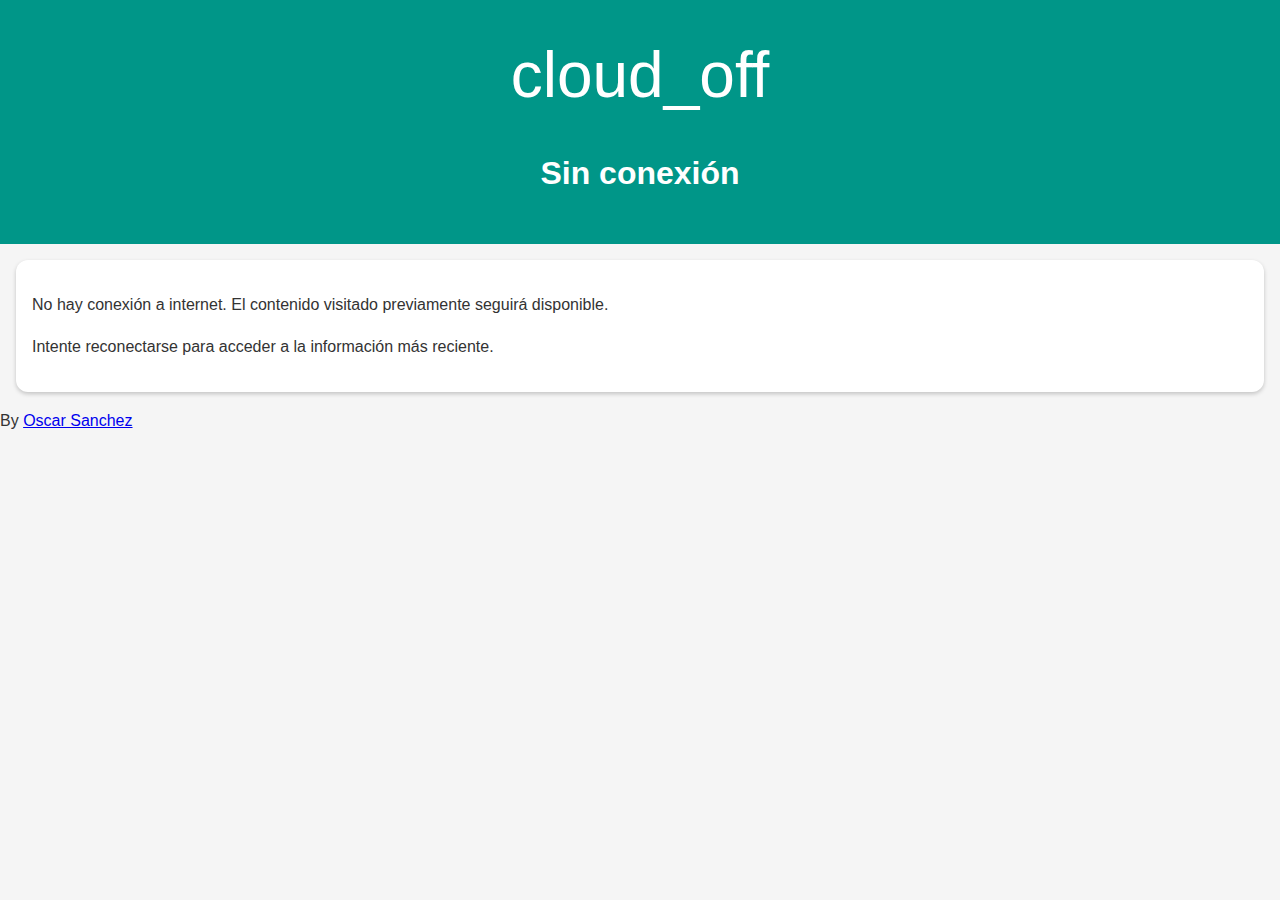
<file: offline.html>
<!DOCTYPE html>
<html lang="es">
<head>
  <meta charset="utf-8" />
  <meta name="viewport" content="width=device-width, initial-scale=1.0" />
  <title>Sin conexión</title>
  <link rel="stylesheet" href="styles.css" />
  <link href="https://fonts.googleapis.com/icon?family=Material+Icons" rel="stylesheet">
</head>
<body>
  <header class="section-header" style="background-color:#009688">
    <span class="material-icons icon">cloud_off</span>
    <h1>Sin conexión</h1>
  </header>
  <article class="section-card">
    <p>No hay conexión a internet. El contenido visitado previamente seguirá disponible.</p>
    <p>Intente reconectarse para acceder a la información más reciente.</p>
  </article>

  <footer class="page-footer">
    By <a href="mailto:osanchez25@hotmail.com">Oscar Sanchez</a>
  </footer>
</body>
</html>
</file>
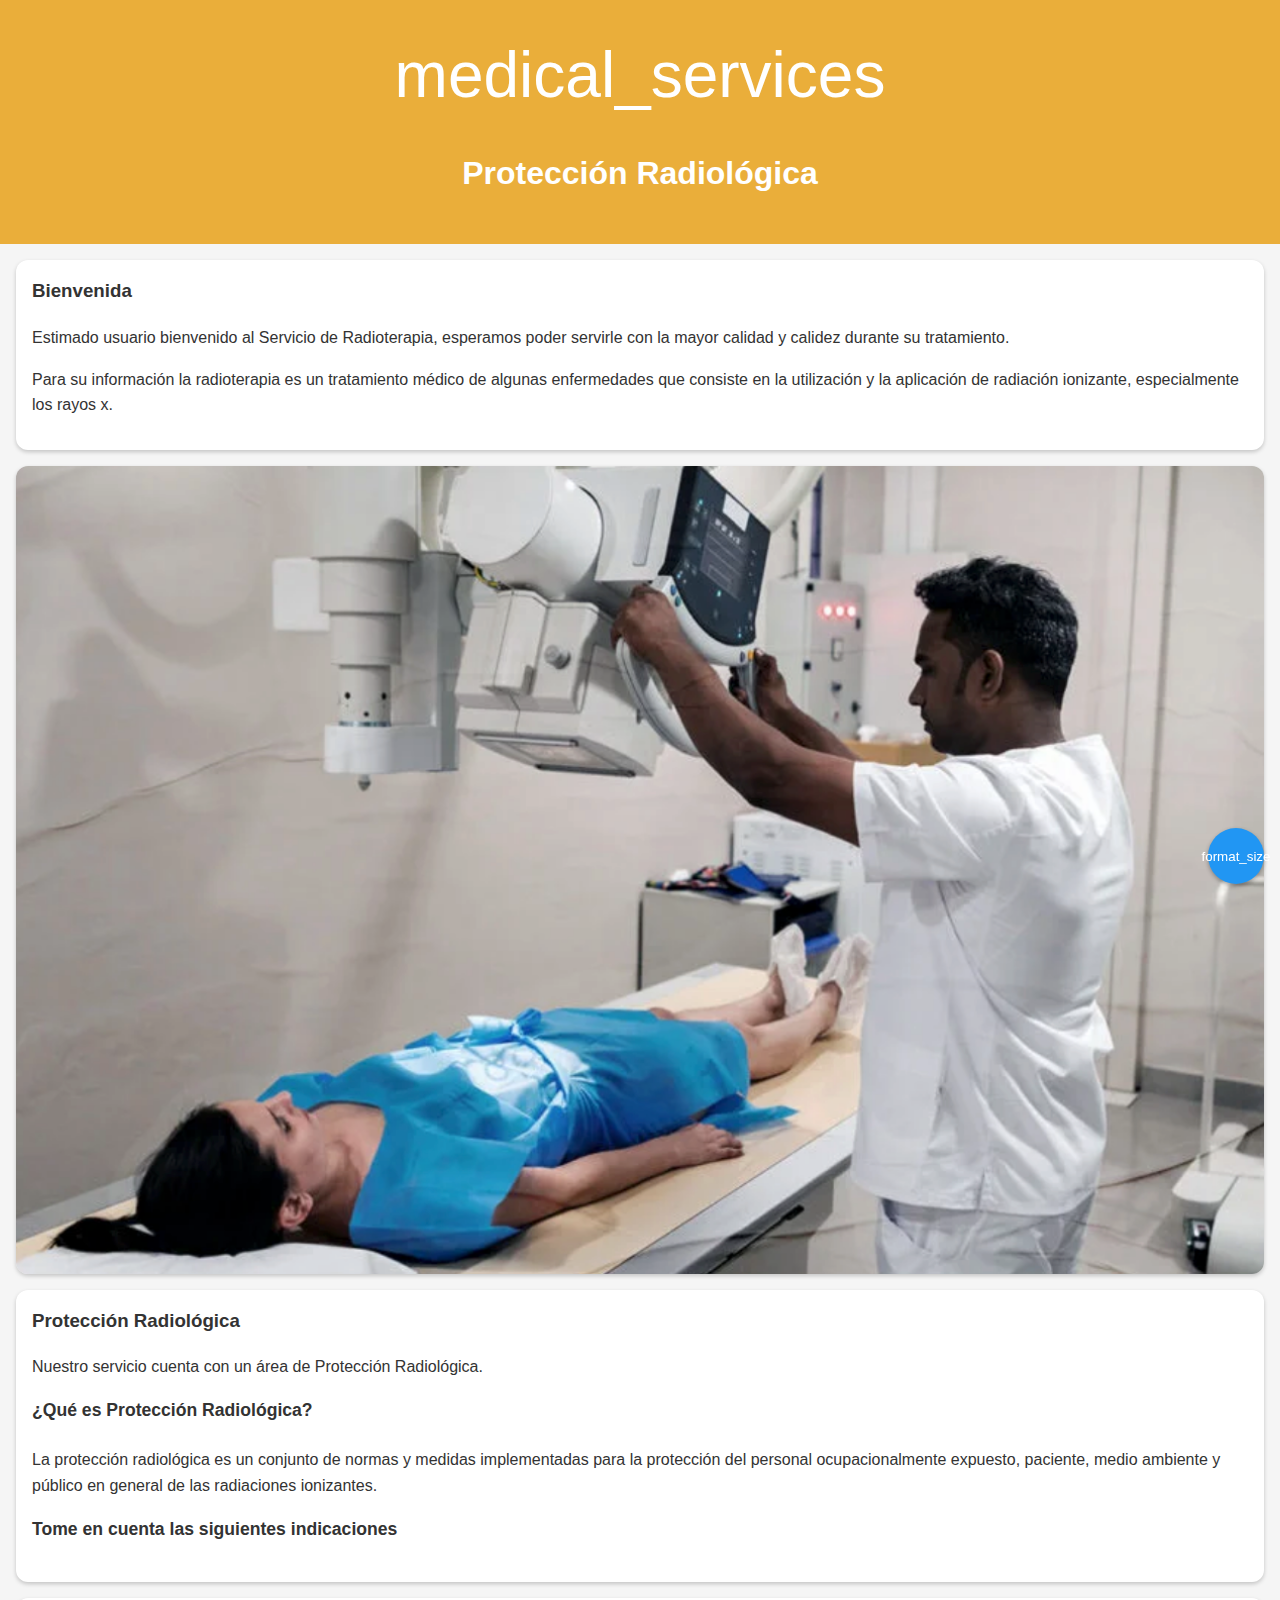
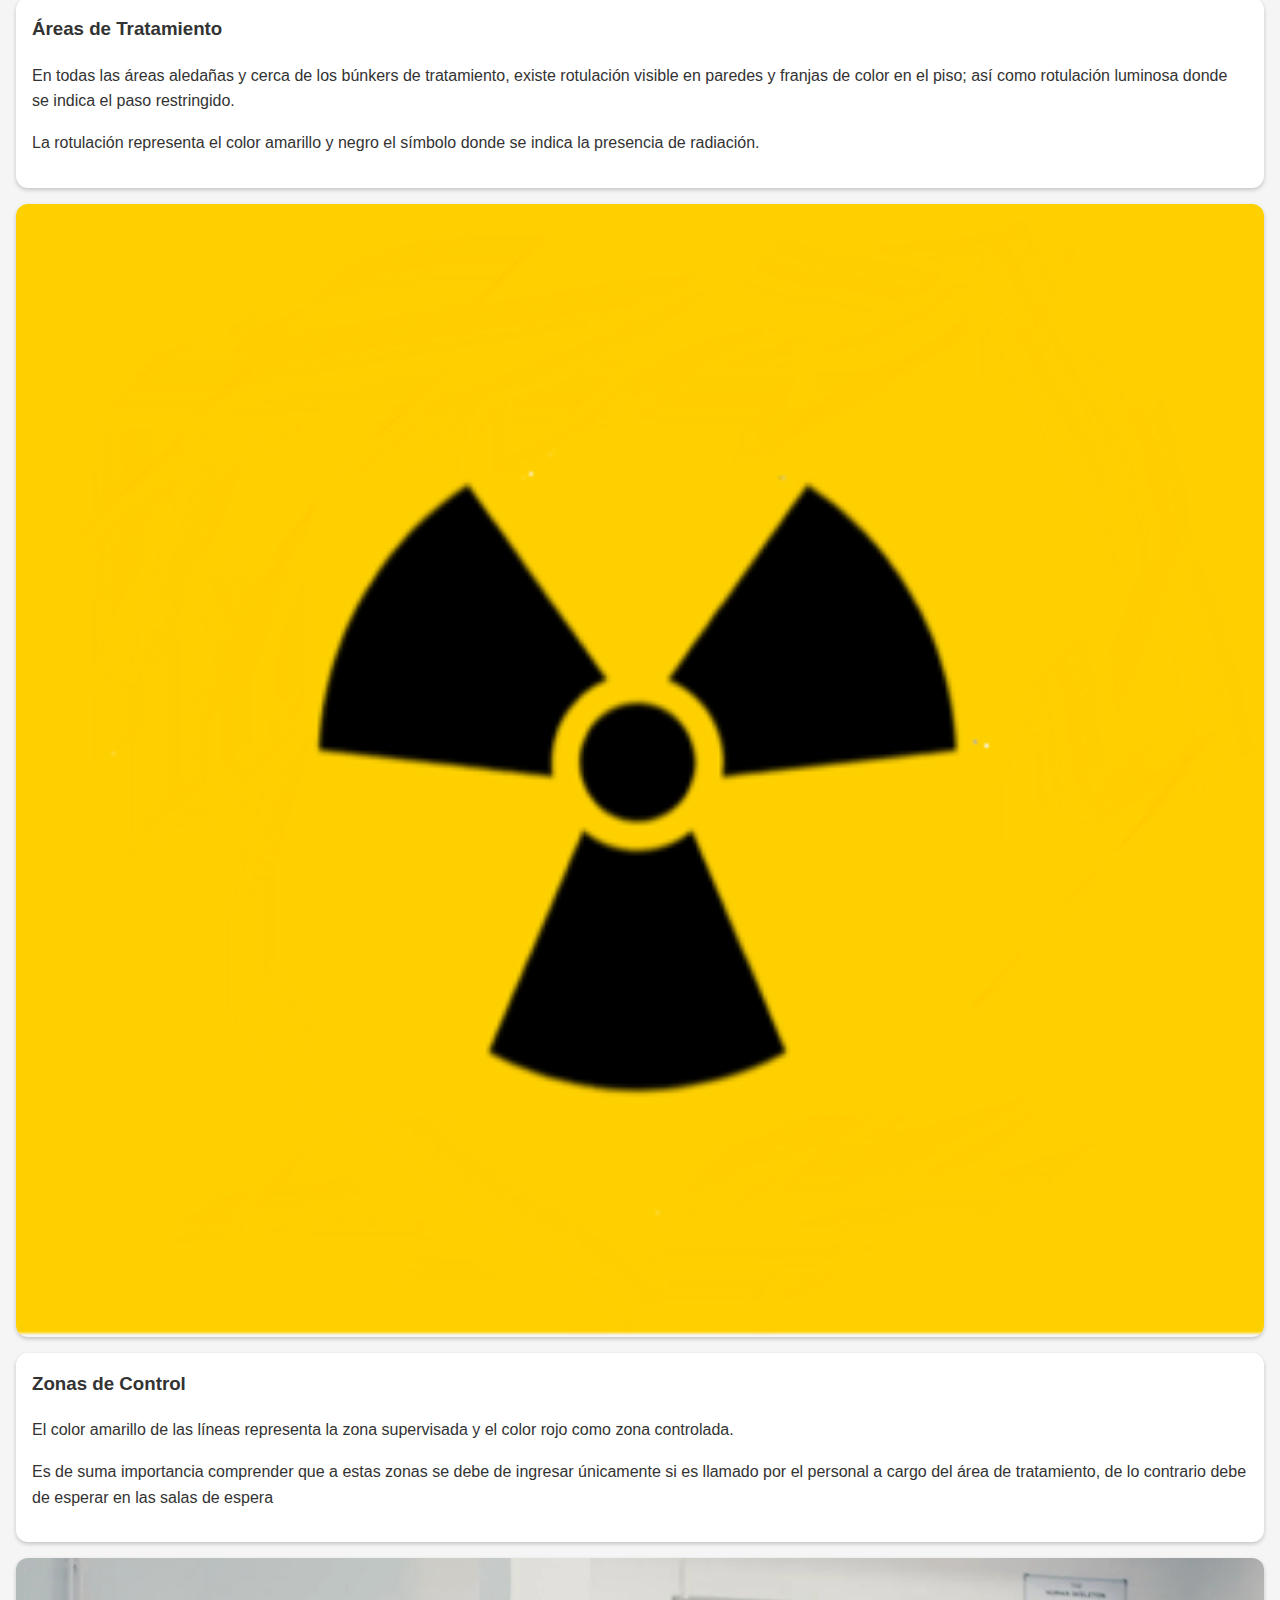
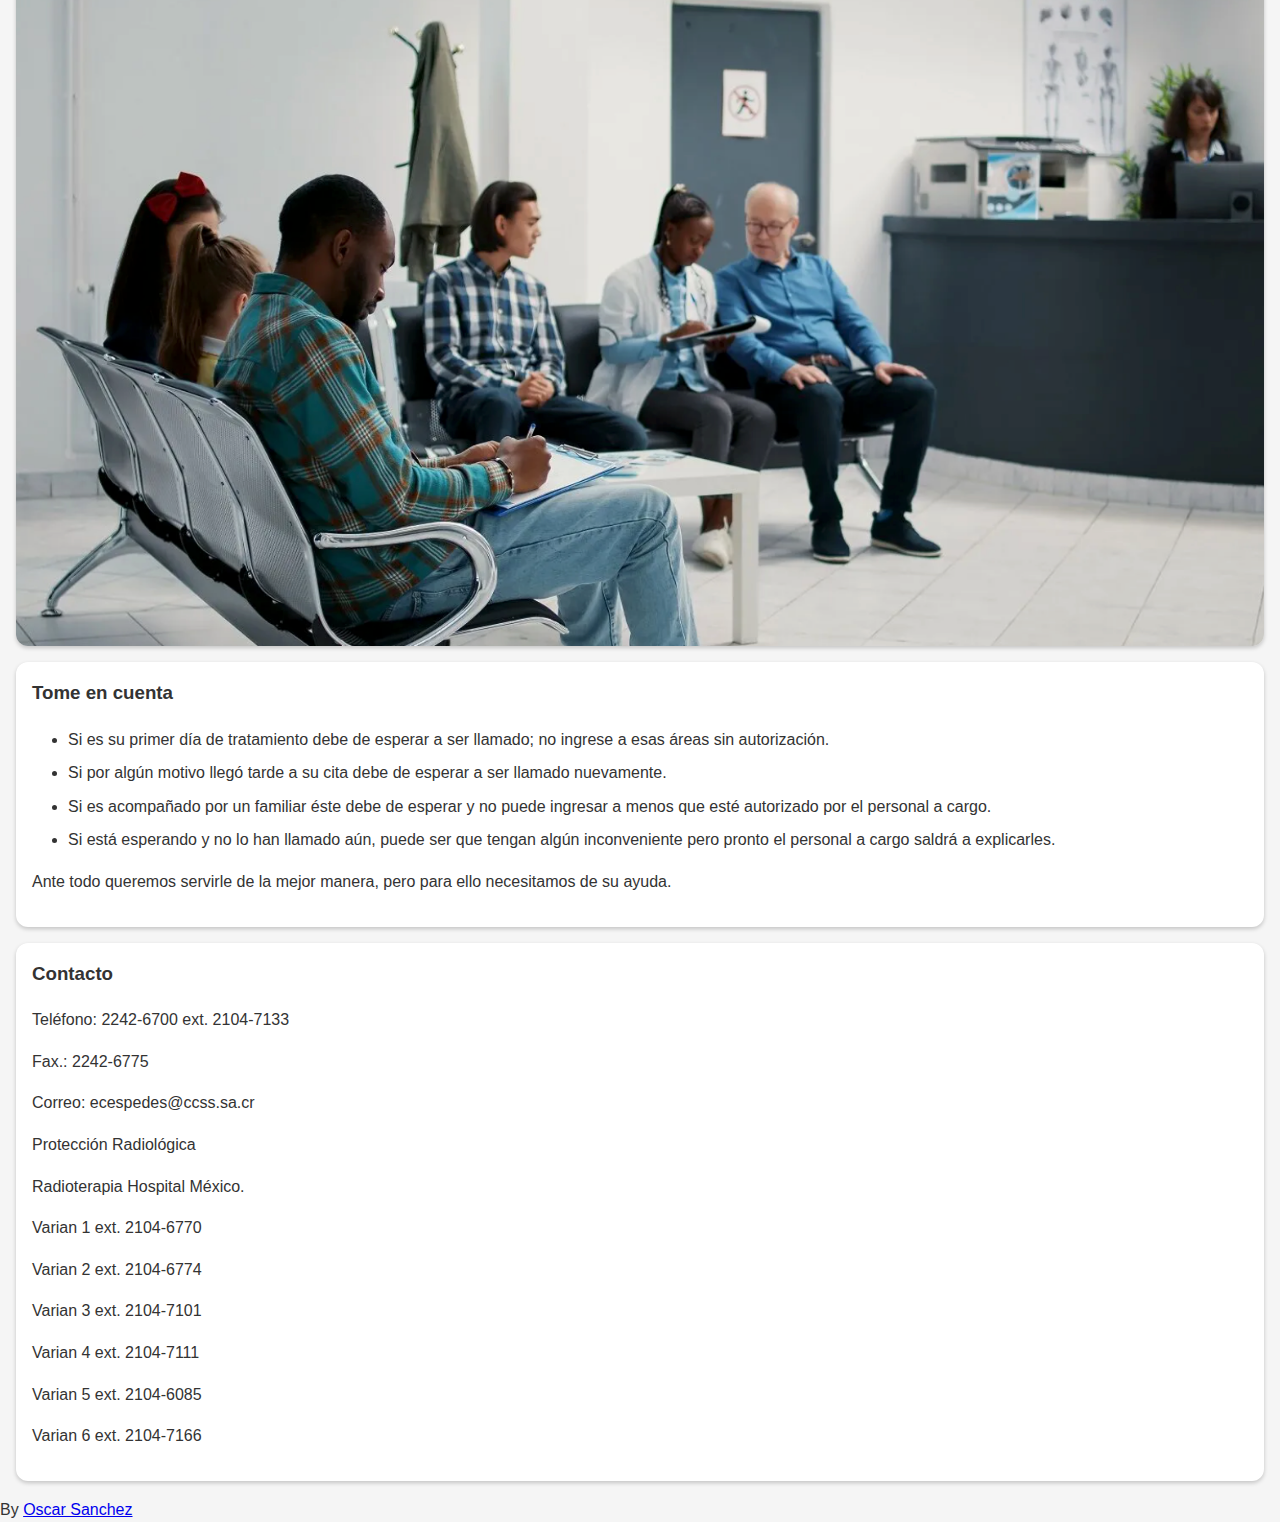
<file: proteccion_radiologica.html>
<!DOCTYPE html>
<html lang="es">
<head>
  <meta charset="utf-8" />
  <meta name="viewport" content="width=device-width, initial-scale=1.0" />
  <title>Protección Radiológica</title>
  <link rel="stylesheet" href="styles.css" />
  <link href="https://fonts.googleapis.com/icon?family=Material+Icons" rel="stylesheet">
</head>
<body>
  <header class="section-header" style="background-color:#eaae3a">
    <button class="back-arrow material-icons">arrow_back</button>
    <span class="material-icons icon">medical_services</span>
    <h1>Protección Radiológica</h1>
  </header>

  <article class="section-card">
    <h3>Bienvenida</h3>
    <p>Estimado usuario bienvenido al Servicio de Radioterapia, esperamos poder servirle con la mayor calidad y calidez durante su tratamiento.</p>
    <p>Para su información la radioterapia es un tratamiento médico de algunas enfermedades que consiste en la utilización y la aplicación de radiación ionizante, especialmente los rayos x.</p>
  </article>

  <figure class="image-card">
    <img src="./assets/images/proteccion_radiologica_1.png" alt="Infografía de protección radiológica" />
  </figure>

  <article class="section-card">
    <h3>Protección Radiológica</h3>
    <p>Nuestro servicio cuenta con un área de Protección Radiológica.</p>
    <h4>¿Qué es Protección Radiológica?</h4>
    <p>La protección radiológica es un conjunto de normas y medidas implementadas para la protección del personal ocupacionalmente expuesto, paciente, medio ambiente y público en general de las radiaciones ionizantes.</p>
    <h4>Tome en cuenta las siguientes indicaciones</h4>
  </article>

  <article class="section-card">
    <h3>Áreas de Tratamiento</h3>
    <p>En todas las áreas aledañas y cerca de los búnkers de tratamiento, existe rotulación visible en paredes y franjas de color en el piso; así como rotulación luminosa donde se indica el paso restringido.</p>
    <p>La rotulación representa el color amarillo y negro el símbolo donde se indica la presencia de radiación.</p>
  </article>

  <figure class="image-card">
    <img src="./assets/images/proteccion_radiologica_2.png" alt="Señalización de áreas de tratamiento" />
  </figure>

  <article class="section-card">
    <h3>Zonas de Control</h3>
    <p>El color amarillo de las líneas representa la zona supervisada y el color rojo como zona controlada.</p>
    <p>Es de suma importancia comprender que a estas zonas se debe de ingresar únicamente si es llamado por el personal a cargo del área de tratamiento, de lo contrario debe de esperar en las salas de espera</p>
  </article>

  <figure class="image-card">
    <img src="./assets/images/proteccion_radiologica_3.png" alt="Gráfico de zonas de control" />
  </figure>

  <article class="section-card">
    <h3>Tome en cuenta</h3>
    <ul>
      <li>Si es su primer día de tratamiento debe de esperar a ser llamado; no ingrese a esas áreas sin autorización.</li>
      <li>Si por algún motivo llegó tarde a su cita debe de esperar a ser llamado nuevamente.</li>
      <li>Si es acompañado por un familiar éste debe de esperar y no puede ingresar a menos que esté autorizado por el personal a cargo.</li>
      <li>Si está esperando y no lo han llamado aún, puede ser que tengan algún inconveniente pero pronto el personal a cargo saldrá a explicarles.</li>
    </ul>
    <p>Ante todo queremos servirle de la mejor manera, pero para ello necesitamos de su ayuda.</p>
  </article>

  <article class="section-card">
    <h3>Contacto</h3>
    <p>Teléfono: 2242-6700 ext. 2104-7133</p>
    <p>Fax.: 2242-6775</p>
    <p>Correo: ecespedes@ccss.sa.cr</p>
    <p>Protección Radiológica</p>
    <p>Radioterapia Hospital México.</p>
    <p>Varian 1 ext. 2104-6770</p>
    <p>Varian 2 ext. 2104-6774</p>
    <p>Varian 3 ext. 2104-7101</p>
    <p>Varian 4 ext. 2104-7111</p>
    <p>Varian 5 ext. 2104-6085</p>
  <p>Varian 6 ext. 2104-7166</p>
  </article>

  <footer class="page-footer">
    By <a href="mailto:osanchez25@hotmail.com">Oscar Sanchez</a>
  </footer>

  <div class="font-popup hidden" id="font-popup">
    <button id="font-decrease">A-</button>
    <span id="font-size-display"></span>
    <button id="font-increase">A+</button>
    <button id="font-reset">Reset</button>
  </div>
  <button class="font-toggle" id="font-toggle">
    <span class="material-icons">format_size</span>
  </button>
  <script src="font.js"></script>
  <!-- Google tag (gtag.js) -->
  <script async src="https://www.googletagmanager.com/gtag/js?id=G-8RY2NB2PPW"></script>
  <script src="analytics.js"></script>
  <script src="back.js"></script>
  <script src="sw-register.js"></script>
</body>
</html>
</file>
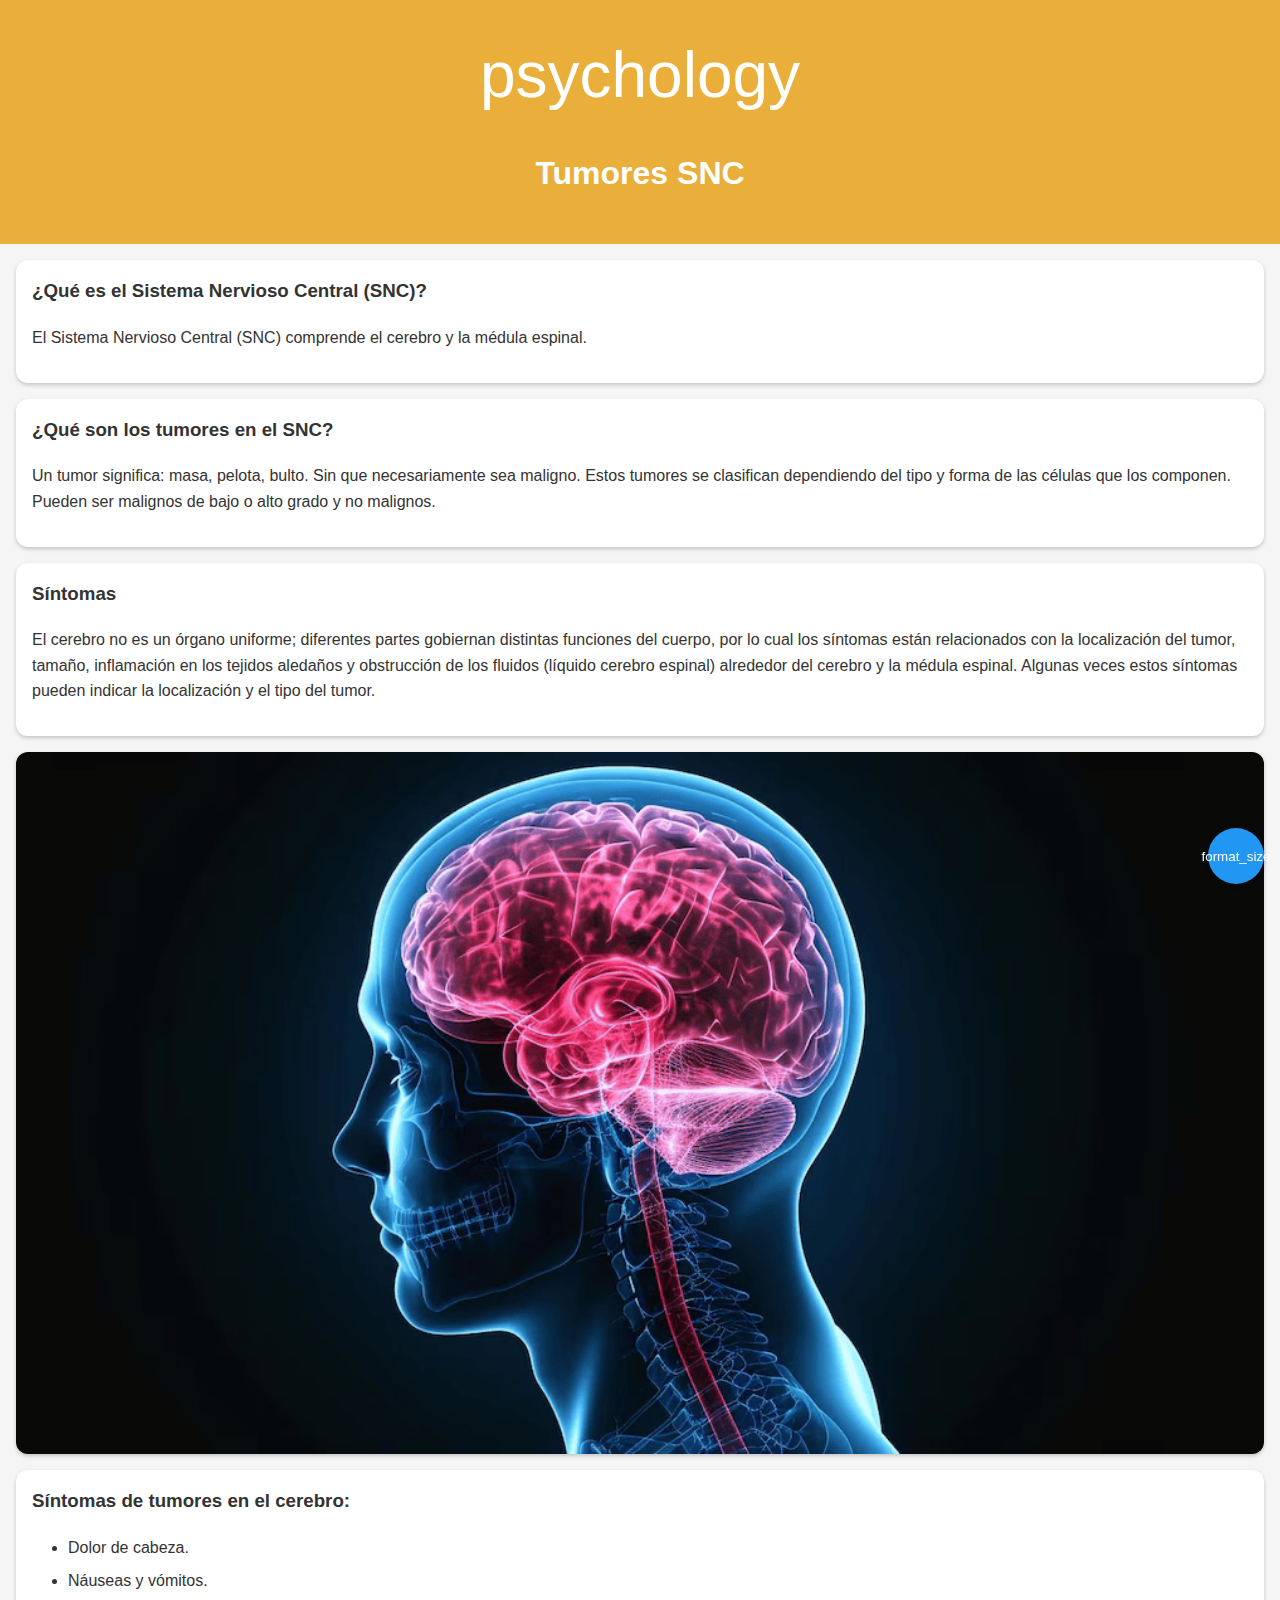
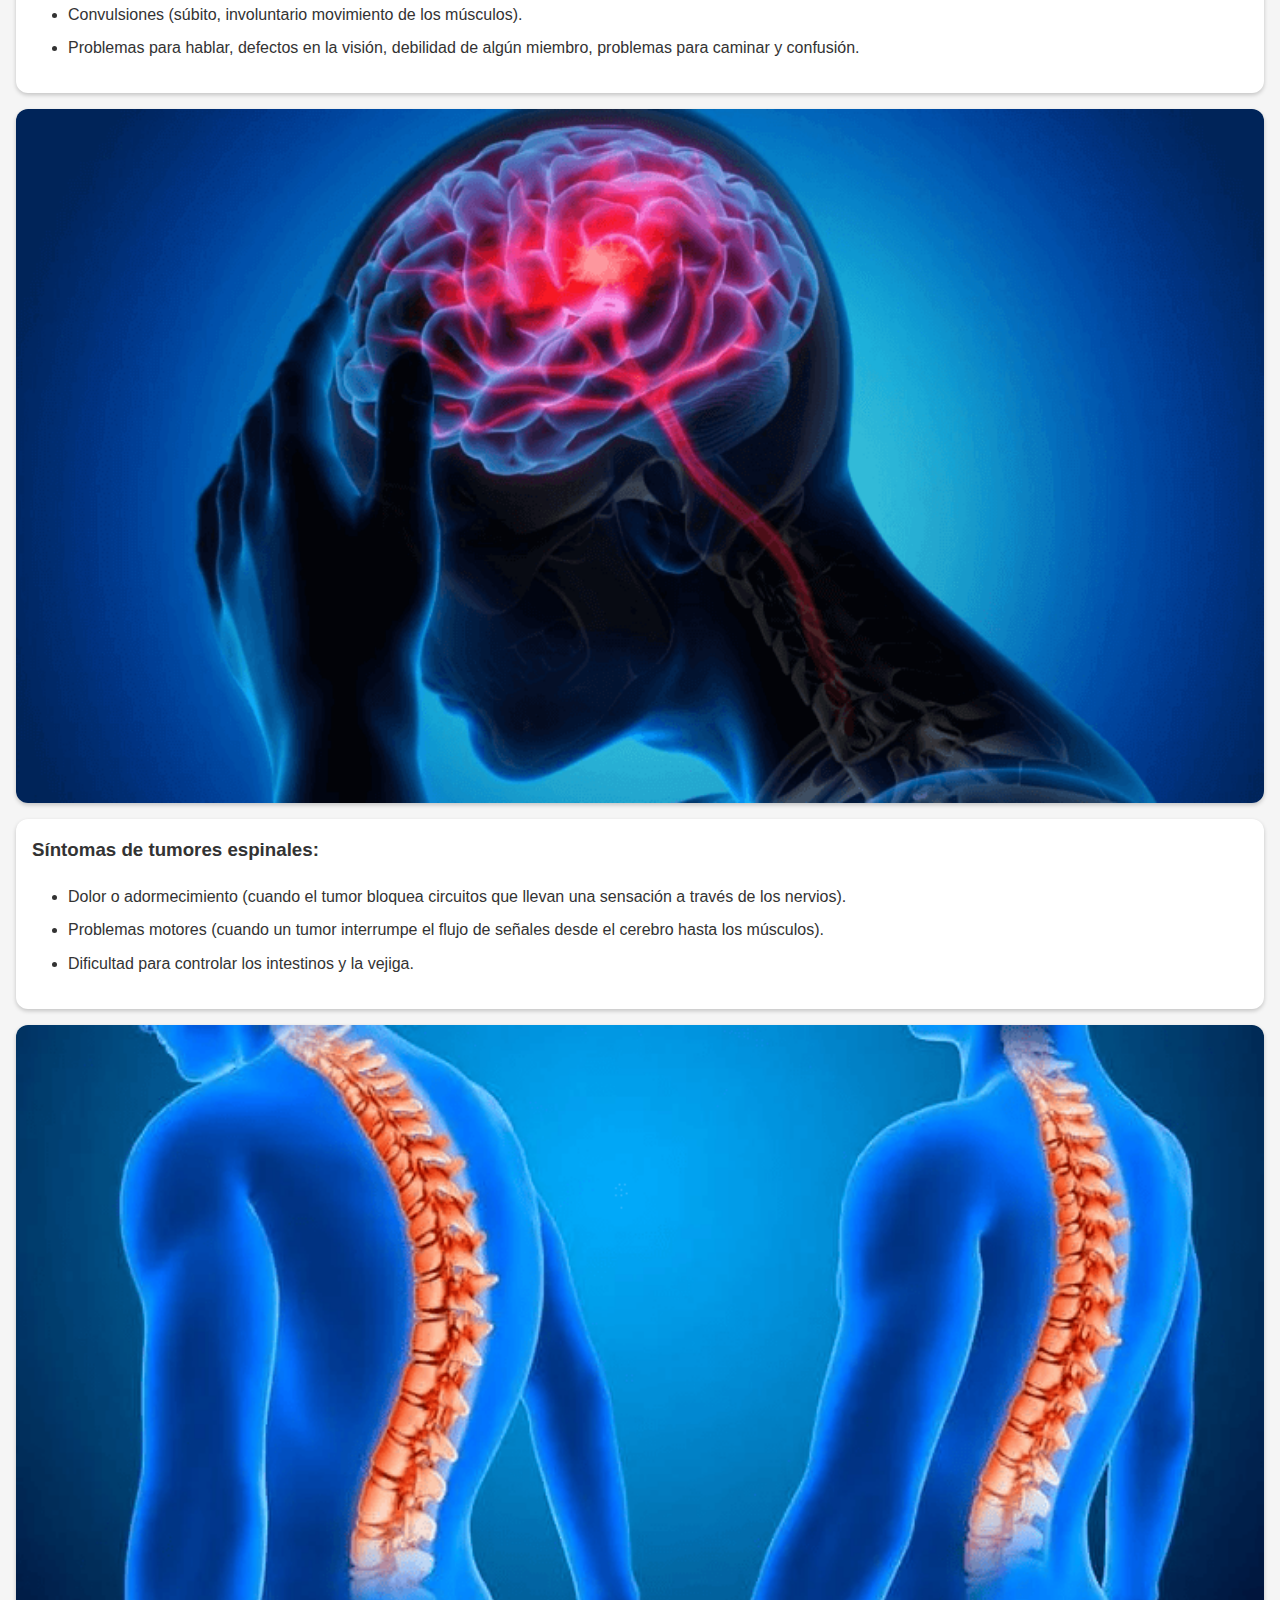
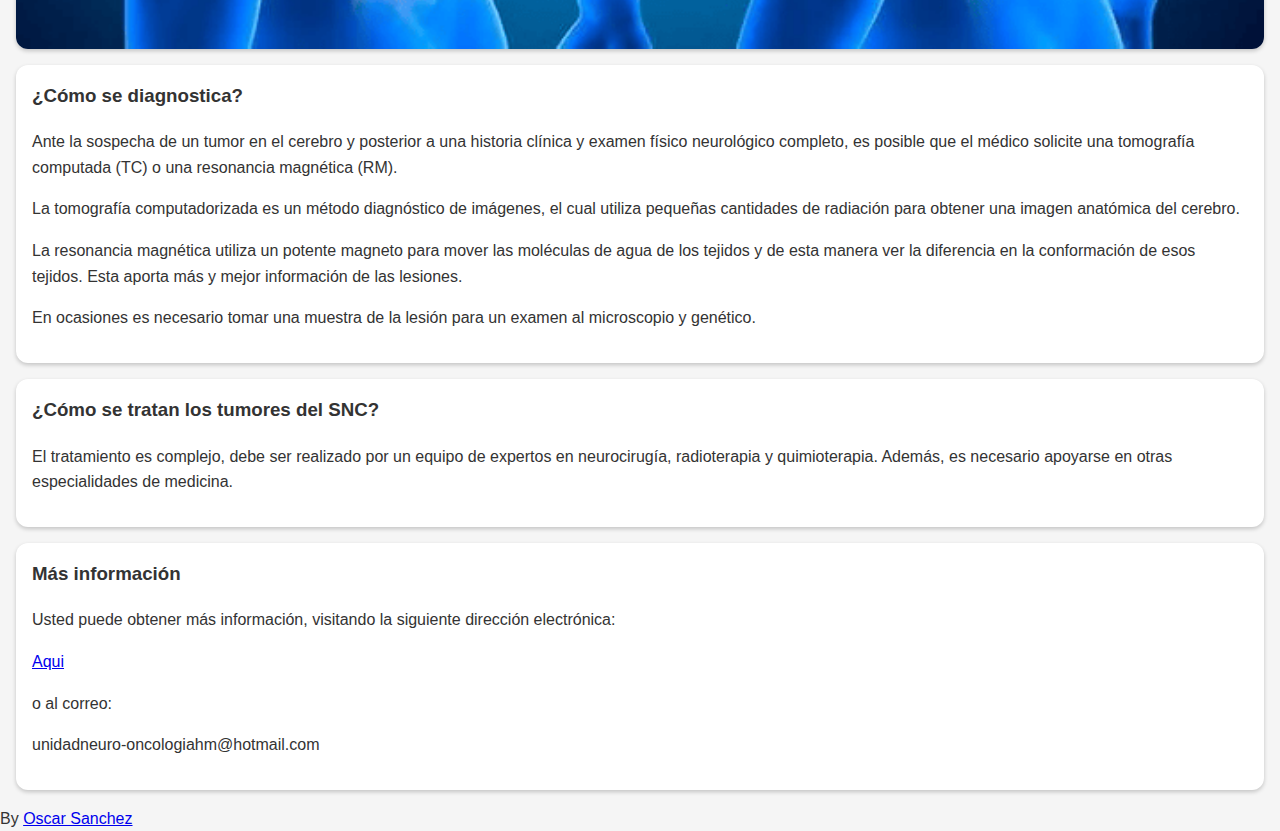
<file: tumores_snc.html>
<!DOCTYPE html>
<html lang="es">
<head>
  <meta charset="utf-8" />
  <meta name="viewport" content="width=device-width, initial-scale=1.0" />
  <title>Tumores SNC</title>
  <link rel="stylesheet" href="styles.css" />
  <link href="https://fonts.googleapis.com/icon?family=Material+Icons" rel="stylesheet">
</head>
<body>
  <header class="section-header" style="background-color:#eaae3a">
    <button class="back-arrow material-icons">arrow_back</button>
    <span class="material-icons icon">psychology</span>
    <h1>Tumores SNC</h1>
  </header>

  <article class="section-card">
    <h3>¿Qué es el Sistema Nervioso Central (SNC)?</h3>
    <p>El Sistema Nervioso Central (SNC) comprende el cerebro y la médula espinal.</p>
  </article>

  <article class="section-card">
    <h3>¿Qué son los tumores en el SNC?</h3>
    <p>Un tumor significa: masa, pelota, bulto. Sin que necesariamente sea maligno. Estos tumores se clasifican dependiendo del tipo y forma de las células que los componen. Pueden ser malignos de bajo o alto grado y no malignos.</p>
  </article>

  <article class="section-card">
    <h3>Síntomas</h3>
    <p>El cerebro no es un órgano uniforme; diferentes partes gobiernan distintas funciones del cuerpo, por lo cual los síntomas están relacionados con la localización del tumor, tamaño, inflamación en los tejidos aledaños y obstrucción de los fluidos (líquido cerebro espinal) alrededor del cerebro y la médula espinal. Algunas veces estos síntomas pueden indicar la localización y el tipo del tumor.</p>
  </article>

  <figure class="image-card">
    <img src="./assets/images/tumores_snc_1.png" alt="Ilustración del sistema nervioso central" />
  </figure>

  <article class="section-card">
    <h3>Síntomas de tumores en el cerebro:</h3>
    <ul>
      <li>Dolor de cabeza.</li>
      <li>Náuseas y vómitos.</li>
      <li>Convulsiones (súbito, involuntario movimiento de los músculos).</li>
      <li>Problemas para hablar, defectos en la visión, debilidad de algún miembro, problemas para caminar y confusión.</li>
    </ul>
  </article>

  <figure class="image-card">
    <img src="./assets/images/tumores_snc_2.png" alt="Gráfico de síntomas de tumores cerebrales" />
  </figure>

  <article class="section-card">
    <h3>Síntomas de tumores espinales:</h3>
    <ul>
      <li>Dolor o adormecimiento (cuando el tumor bloquea circuitos que llevan una sensación a través de los nervios).</li>
      <li>Problemas motores (cuando un tumor interrumpe el flujo de señales desde el cerebro hasta los músculos).</li>
      <li>Dificultad para controlar los intestinos y la vejiga.</li>
    </ul>
  </article>

  <figure class="image-card">
    <img src="./assets/images/tumores_snc_3.png" alt="Ilustración de síntomas de tumores espinales" />
  </figure>

  <article class="section-card">
    <h3>¿Cómo se diagnostica?</h3>
    <p>Ante la sospecha de un tumor en el cerebro y posterior a una historia clínica y examen físico neurológico completo, es posible que el médico solicite una tomografía computada (TC) o una resonancia magnética (RM).</p>
    <p>La tomografía computadorizada es un método diagnóstico de imágenes, el cual utiliza pequeñas cantidades de radiación para obtener una imagen anatómica del cerebro.</p>
    <p>La resonancia magnética utiliza un potente magneto para mover las moléculas de agua de los tejidos y de esta manera ver la diferencia en la conformación de esos tejidos. Esta aporta más y mejor información de las lesiones.</p>
    <p>En ocasiones es necesario tomar una muestra de la lesión para un examen al microscopio y genético.</p>
  </article>

  <article class="section-card">
    <h3>¿Cómo se tratan los tumores del SNC?</h3>
    <p>El tratamiento es complejo, debe ser realizado por un equipo de expertos en neurocirugía, radioterapia y quimioterapia. Además, es necesario apoyarse en otras especialidades de medicina.</p>
  </article>

  <article class="section-card">
    <h3>Más información</h3>
    <p>Usted puede obtener más información, visitando la siguiente dirección electrónica:</p>
    <p><a href="http://www.cancer.gov/espanol/pdq/tratamiento/cerebralesadultos/Patient">Aqui</a></p>
    <p>o al correo:</p>
    <p>unidadneuro-oncologiahm@hotmail.com</p>
  </article>

  <footer class="page-footer">
    By <a href="mailto:osanchez25@hotmail.com">Oscar Sanchez</a>
  </footer>

  <div class="font-popup hidden" id="font-popup">
    <button id="font-decrease">A-</button>
    <span id="font-size-display"></span>
    <button id="font-increase">A+</button>
    <button id="font-reset">Reset</button>
  </div>
  <button class="font-toggle" id="font-toggle">
    <span class="material-icons">format_size</span>
  </button>
  <script src="font.js"></script>
  <!-- Google tag (gtag.js) -->
  <script async src="https://www.googletagmanager.com/gtag/js?id=G-8RY2NB2PPW"></script>
  <script src="analytics.js"></script>
  <script src="back.js"></script>
  <script src="sw-register.js"></script>
</body>
</html>
</file>
<file: styles.css>
/* Global styles */
:root {
  --color-bg: #f5f5f5;
  --color-text: #333333;
  --color-primary: #2196f3;
  --color-surface: #ffffff;
  --shadow-sm: 0 2px 4px rgba(0, 0, 0, 0.2);
  --shadow-md: 0 4px 8px rgba(0, 0, 0, 0.25);
}

html { --font-size: 16px; }
body {
  font-family: 'Roboto', Arial, sans-serif;
  margin: 0;
  background: var(--color-bg);
  color: var(--color-text);
  font-size: var(--font-size);
  line-height: 1.6;
}

/* Home page */
.app-header {
  background: var(--color-primary);
  color: #fff;
  text-align: center;
  padding: 1rem;
  display: flex;
  flex-direction: column;
  align-items: center;
}
.app-header .logo {
  height: 50px;
  margin-bottom: 0.5rem;
}

.category-grid {
  display: grid;
  grid-template-columns: repeat(auto-fill,minmax(200px,1fr));
  gap: 1rem;
  padding: 1rem;
}
.category-card {
  position: relative;
  display: block;
  aspect-ratio: 1;
  background: var(--color-surface);
  border-radius: 16px;
  box-shadow: var(--shadow-md);
  overflow: hidden;
  text-decoration: none;
  color: inherit;
  transition: box-shadow .3s;
  min-width: 44px;
  min-height: 44px;
}
.category-card img {
  width: 100%;
  height: auto;
  aspect-ratio: 1 / 1;
  object-fit: cover;
}
.category-card span {
  position: absolute;
  bottom: 0;
  left: 0;
  width: 100%;
  background: rgba(0,0,0,0.5);
  color: #fff;
  padding: .5rem;
  font-weight: bold;
  text-align: center;
}
.category-card:hover {
  box-shadow: 0 6px 12px rgba(0,0,0,0.3);
}
.category-card:active {
  box-shadow: var(--shadow-sm);
}

/* Content pages */
.section-header {
  color: #fff;
  text-align: center;
  padding: 1.5rem .5rem;
}
.section-header .icon {
  font-size: 64px;
  display: block;
}
.section-header h2 {
  margin: .5rem 0;
}

.section-title {
  text-align: center;
  margin: 1rem 0;
 }

.section-card {
  background: var(--color-surface);
  margin: 1rem;
  padding: 1rem;
  border-radius: 12px;
  box-shadow: var(--shadow-sm);
}
.section-card h3 {
  color: inherit;
  margin-top: 0;
}
.section-card h4 {
  margin-top: 1rem;
  font-size: 1.1rem;
}
.section-card h5 {
  margin-top: 0.75rem;
  font-size: 1rem;
}
.section-card ul {
  margin: 0.5rem 0 1rem 1.25rem;
  padding-left: 1rem;
}
.section-card ul li {
  margin-bottom: 0.5rem;
}
.image-card {
  margin: 1rem;
  border-radius: 12px;
  overflow: hidden;
  box-shadow: var(--shadow-sm);
}
.image-card img {
  width: 100%;
  height: auto;
  display: block;
}

.font-toggle {
  position: fixed;
  bottom: 1rem;
  right: 1rem;
  width: 56px;
  height: 56px;
  min-width: 44px;
  min-height: 44px;
  border-radius: 50%;
  background: var(--color-primary);
  color: #fff;
  border: none;
  box-shadow: 0 2px 4px rgba(0,0,0,.3);
  display: flex;
  align-items: center;
  justify-content: center;
  cursor: pointer;
}

.font-popup {
  position: fixed;
  bottom: 4.5rem;
  right: 1rem;
  background: var(--color-surface);
  border-radius: 8px;
  box-shadow: 0 2px 4px rgba(0,0,0,.3);
  display: flex;
  overflow: hidden;
}
.font-popup.hidden { display: none; }
.font-popup button {
  background: none;
  border: none;
  padding: .5rem .75rem;
  font-size: 1rem;
  cursor: pointer;
  min-width: 44px;
  min-height: 44px;
}

@media (max-width:768px) {
  html { --font-size: 15px; }
  .category-grid { grid-template-columns: repeat(auto-fill,minmax(150px,1fr)); padding: .75rem; }
  .section-card { margin: .75rem; padding: .75rem; }
}

@media (max-width:480px) {
  html { --font-size: 14px; }
  .app-header { padding: .75rem; }
  .category-grid { grid-template-columns: repeat(2,1fr); padding: .5rem; }
  .category-card { transform: scale(0.9); }
  .category-card span { font-size:0.85rem; }
  .section-card { margin: .5rem; padding: .5rem; }
}
.back-arrow { position:absolute; left:0.5rem; top:0.5rem; display:none; background:none; border:none; font-size:2rem; cursor:pointer; }
@media (max-width:768px) { .section-header { position:relative; } .back-arrow { display:block; } }
</file>
